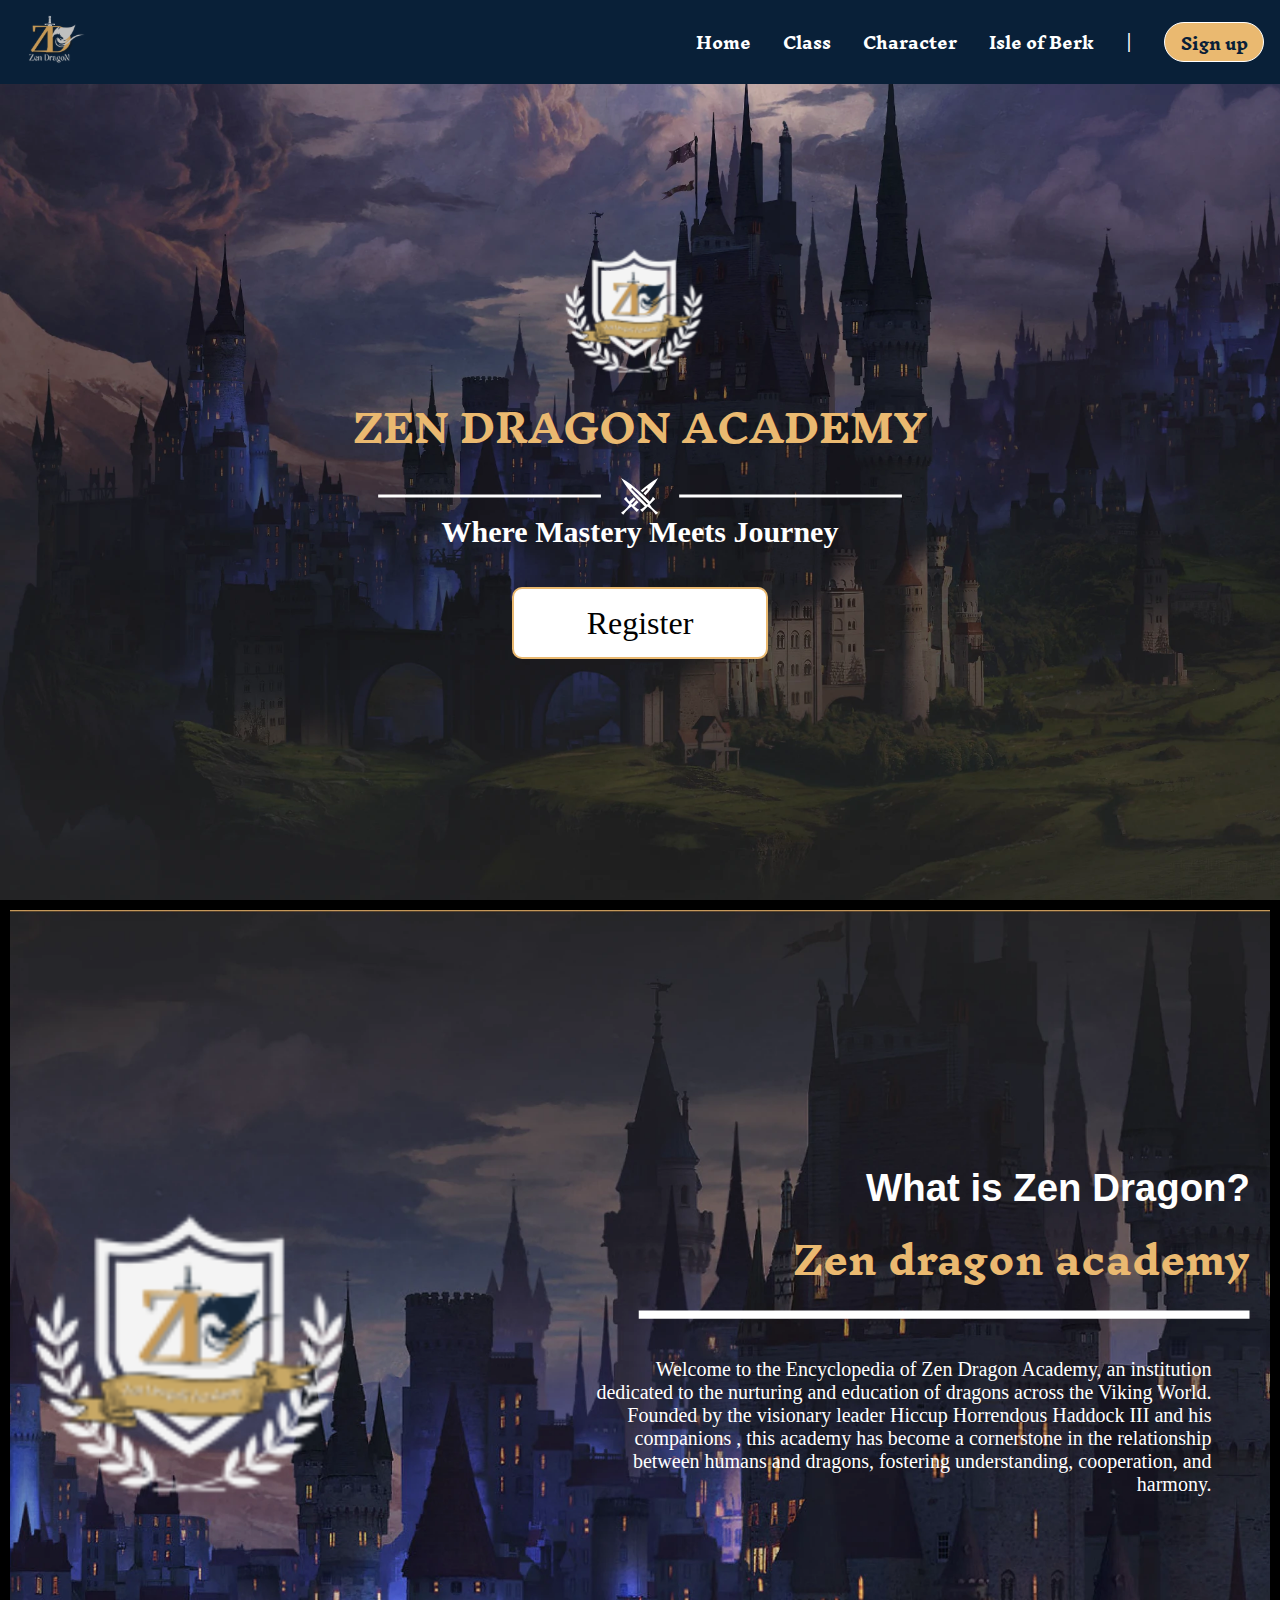
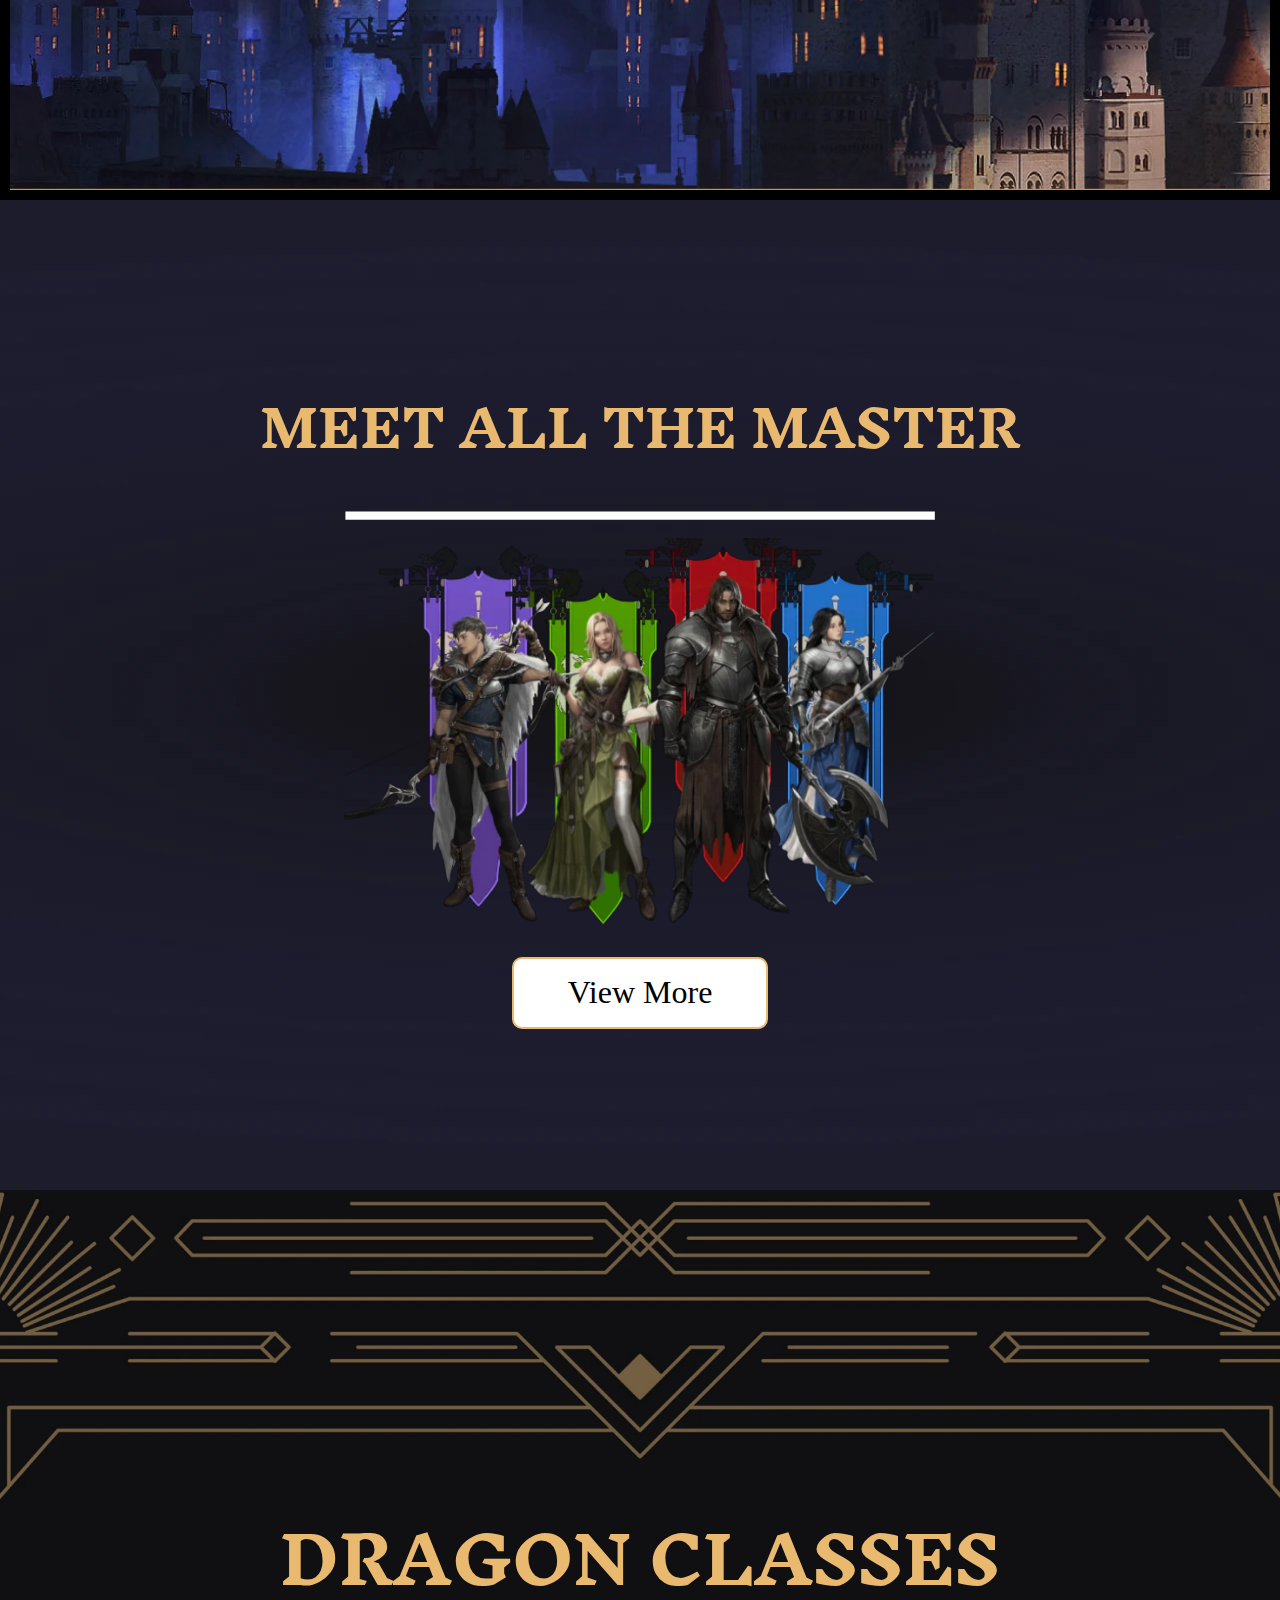
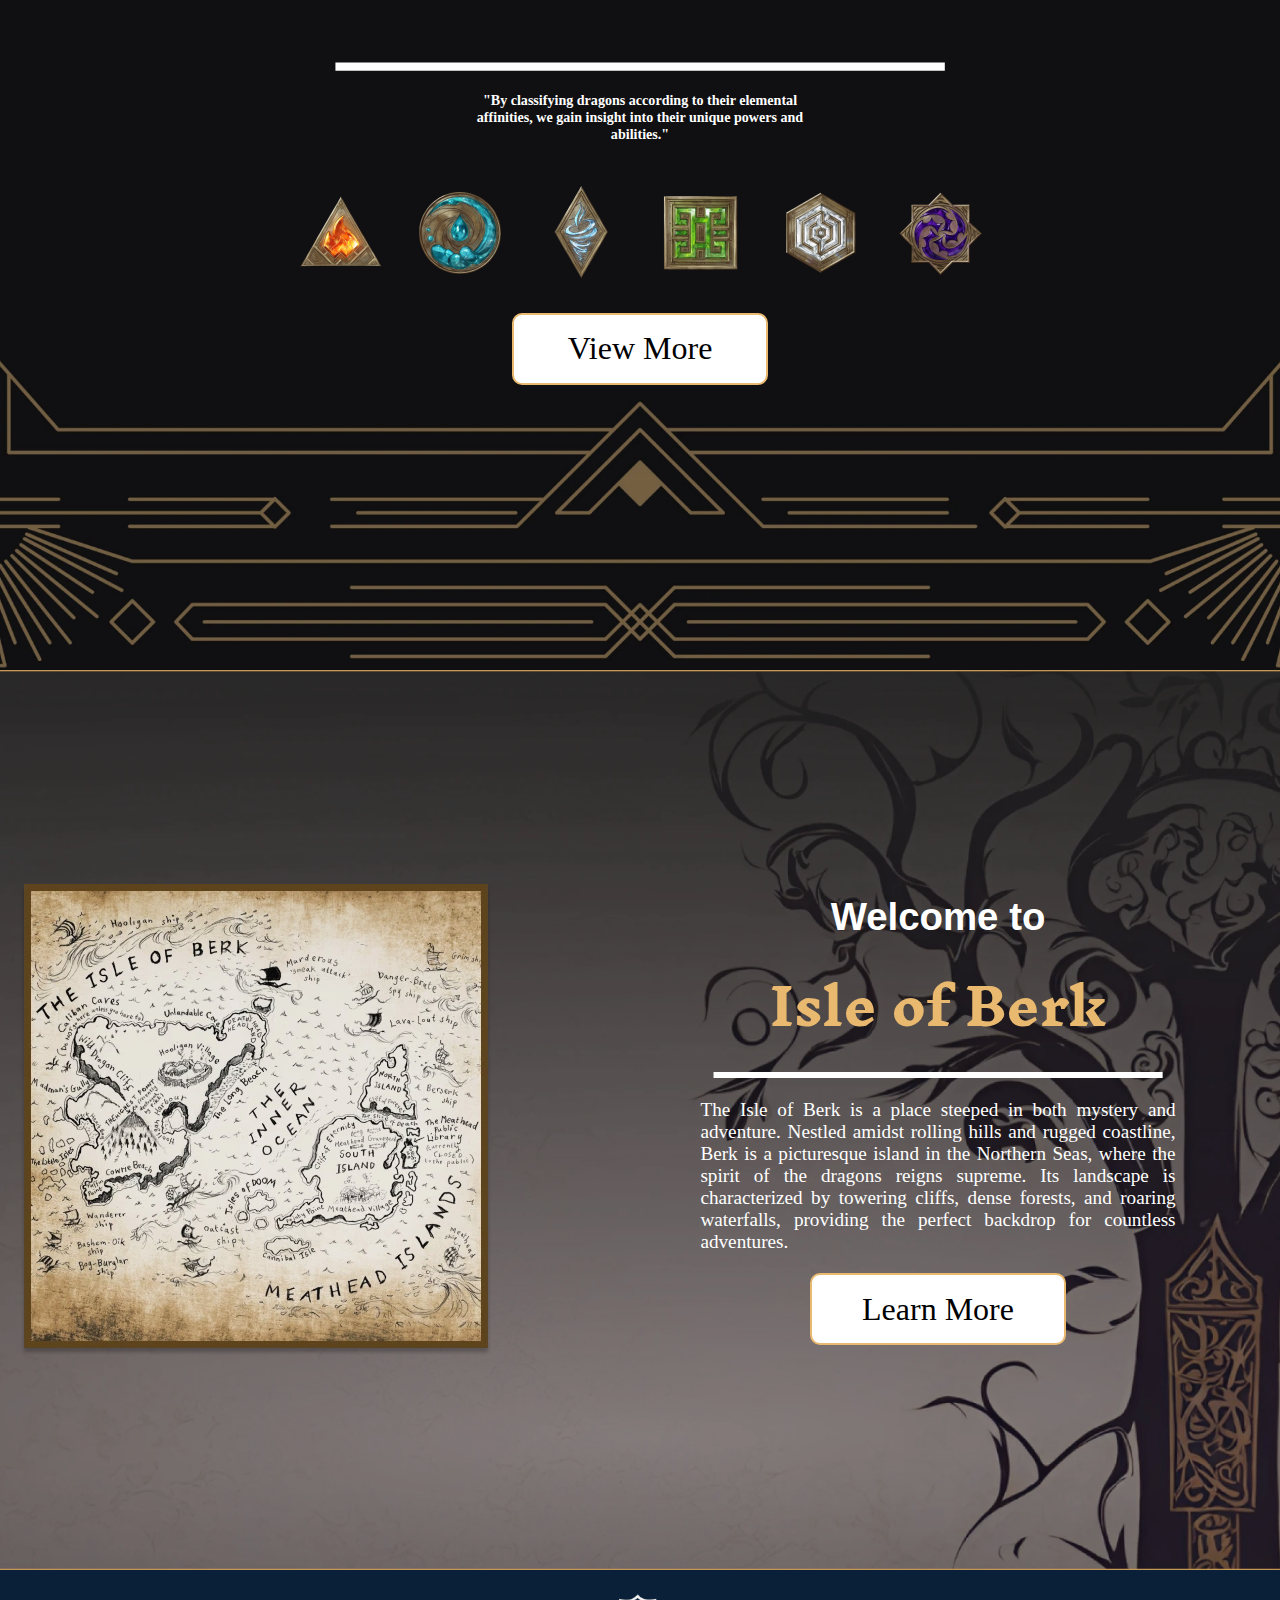
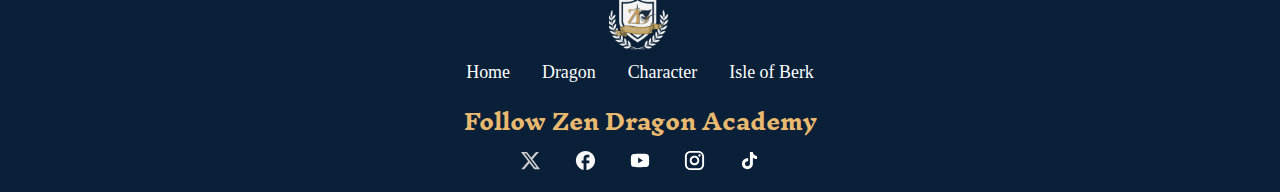
<file: zendragon1-main/index.html>
<!DOCTYPE html>
<html lang="en">
<head>
    <meta charset="UTF-8">
    <meta name="viewport" content="width=device-width, initial-scale=1.0">
    <title>Main page</title>
    <link rel="stylesheet" href="style.css">
</head>
<body>
    <nav>
        <div class="logo">
            <img src="./asset/logo_navbar.svg" alt="Zen-Dragon-logo" />
        </div>
        <div id="menu-icon" class="menu-icon">
            <img src="./asset/bar.svg">
        </div>
        <ul id="menu-list" class="hidden">
            <li>
                <a href="#">Home</a>
            </li>
            <li>
                <a href="./class/dragon.html">Class</a>
            </li>
            <li>
                <a href="./character/index.html">Character</a>
            </li>
            <li>
                <a href="./isle/index.html">Isle of Berk</a>
            </li>
            <div class="pembatas">
                <li><a>|</a></li>
            </div>
            <div class="sign-up" id="sign-up">
                <li>
                <a href="./register/register.html">Sign up</a>
                </li>
            </div>
        </ul>
    </nav>
    <main>
        <div class="container1">
            <img src="./asset/logo_main.svg" alt="" class="img-main">
            <h1 class="h1-main">ZEN DRAGON ACADEMY</h1>
            <div class="gambar-garis">
                <img src="./asset/Line_3.svg" alt="" class="img-garis">
                <img src="./asset/Vector.svg" alt="" class="img-pedang">
                <img src="./asset/Line_3.svg" alt="" class="img-garis">
            </div>
            <h3 class="h3-main">Where Mastery Meets Journey</h3>
            <a href="./register/register.html" class="a-character">Register</a>
        </div>  
        
        <div class="container2">
            <img src="./asset/logo_main.svg" alt="" class="img-container2">
            <div class="container-text">
                <h2 class="h2-page2">What is Zen Dragon?</h2>
                <h1 class="h1-page2">Zen dragon academy</h1>
                <img src="./asset/Line_3.svg" alt="" class="img-page2">
                <p class="p-page2">Welcome to the Encyclopedia of Zen Dragon Academy, an institution dedicated to the nurturing and education of dragons across the Viking World. Founded by the visionary leader Hiccup Horrendous Haddock III and his companions , this academy has become a cornerstone in the relationship between humans and dragons, fostering understanding, cooperation, and harmony.</p>
            </div>
        </div>

        <div class="container3">
            <h1 class="h1-page3">MEET ALL THE MASTER</h1>
            <img src="./asset/Line_3.svg" alt="" class="img-page3">
            <img src="./asset/char.png" alt="" class="img-character">
            <a href="./character/index.html" class="a-character">View More</a>
        </div>

        <div class="container4">
            <h1 class="h1-page4">DRAGON CLASSES</h1>
            <img src="./asset/Line_3.svg" alt="" class="img-page4">
            <h3 class="h3-page4">"By classifying dragons according to their elemental affinities, we gain insight into their unique powers and abilities."</h3>
            <div class="element">
                <img src="./asset/fire_element.webp" alt="" class="img-element">
                <img src="./asset/water_element.webp" alt="" class="img-element">
                <img src="./asset/air_element.webp" alt="" class="img-element">
                <img src="./asset/earth_element.webp" alt="" class="img-element">
                <img src="./asset/light_element.webp" alt="" class="img-element">
                <img src="./asset/dark_element.webp" alt="" class="img-element">
            </div>
            <a href="./class/dragon.html" class="a-character">View More</a>
        </div>

        <div class="container5">
            <img src="./asset/map.webp" alt="" class="img-map">
            <div class="container-text5">
                <h2 class="h2-page5">Welcome to</h2>
                <h1 class="h1-page5">Isle of Berk</h1>
                <img src="./asset/Line_3.svg" alt="" class="img-page2">
                <p class="p-page5">The Isle of Berk is a place steeped in both mystery and adventure. Nestled amidst rolling hills and rugged coastline, Berk is a picturesque island in the Northern Seas, where the spirit of the dragons reigns supreme. Its landscape is characterized by towering cliffs, dense forests, and roaring waterfalls, providing the perfect backdrop for countless adventures.</p>
                <a href="./isle/index.html" class="a-character">Learn More</a>
            </div>
        </div>
    </main>
    <footer>
        <img src="./asset/logo_footer.svg" alt="" class="logo-footer">
        <ul class="ul-footer">
            <li class="li-footer">
                <a href="" class="a-footer">Home</a>
            </li>
            <li class="li-footer">
                <a href="./class/dragon.html" class="a-footer">Dragon</a>
            </li>
            <li class="li-footer">
                <a href="./character/index.html" class="a-footer">Character</a>
            </li>
            <li class="li-footer">
                <a href="./isle/index.html" class="a-footer">Isle of Berk</a>
            </li>
        </ul>
        <h1 class="h1-footer">Follow Zen Dragon Academy</h1>
        <div class="container-sosmed">
            <img src="./asset/x.svg" alt="" class="img-sosmed">
            <img src="./asset/facebook.svg" alt="" class="img-sosmed">
            <img src="./asset/youtube.svg" alt="" class="img-sosmed">
            <img src="./asset/instagram.svg" alt="" class="img-sosmed">
            <img src="./asset/tiktok.svg" alt="" class="img-sosmed">
        </div>
    </footer>
    <script src="apps.js"></script>
</body>
</html>
</file>
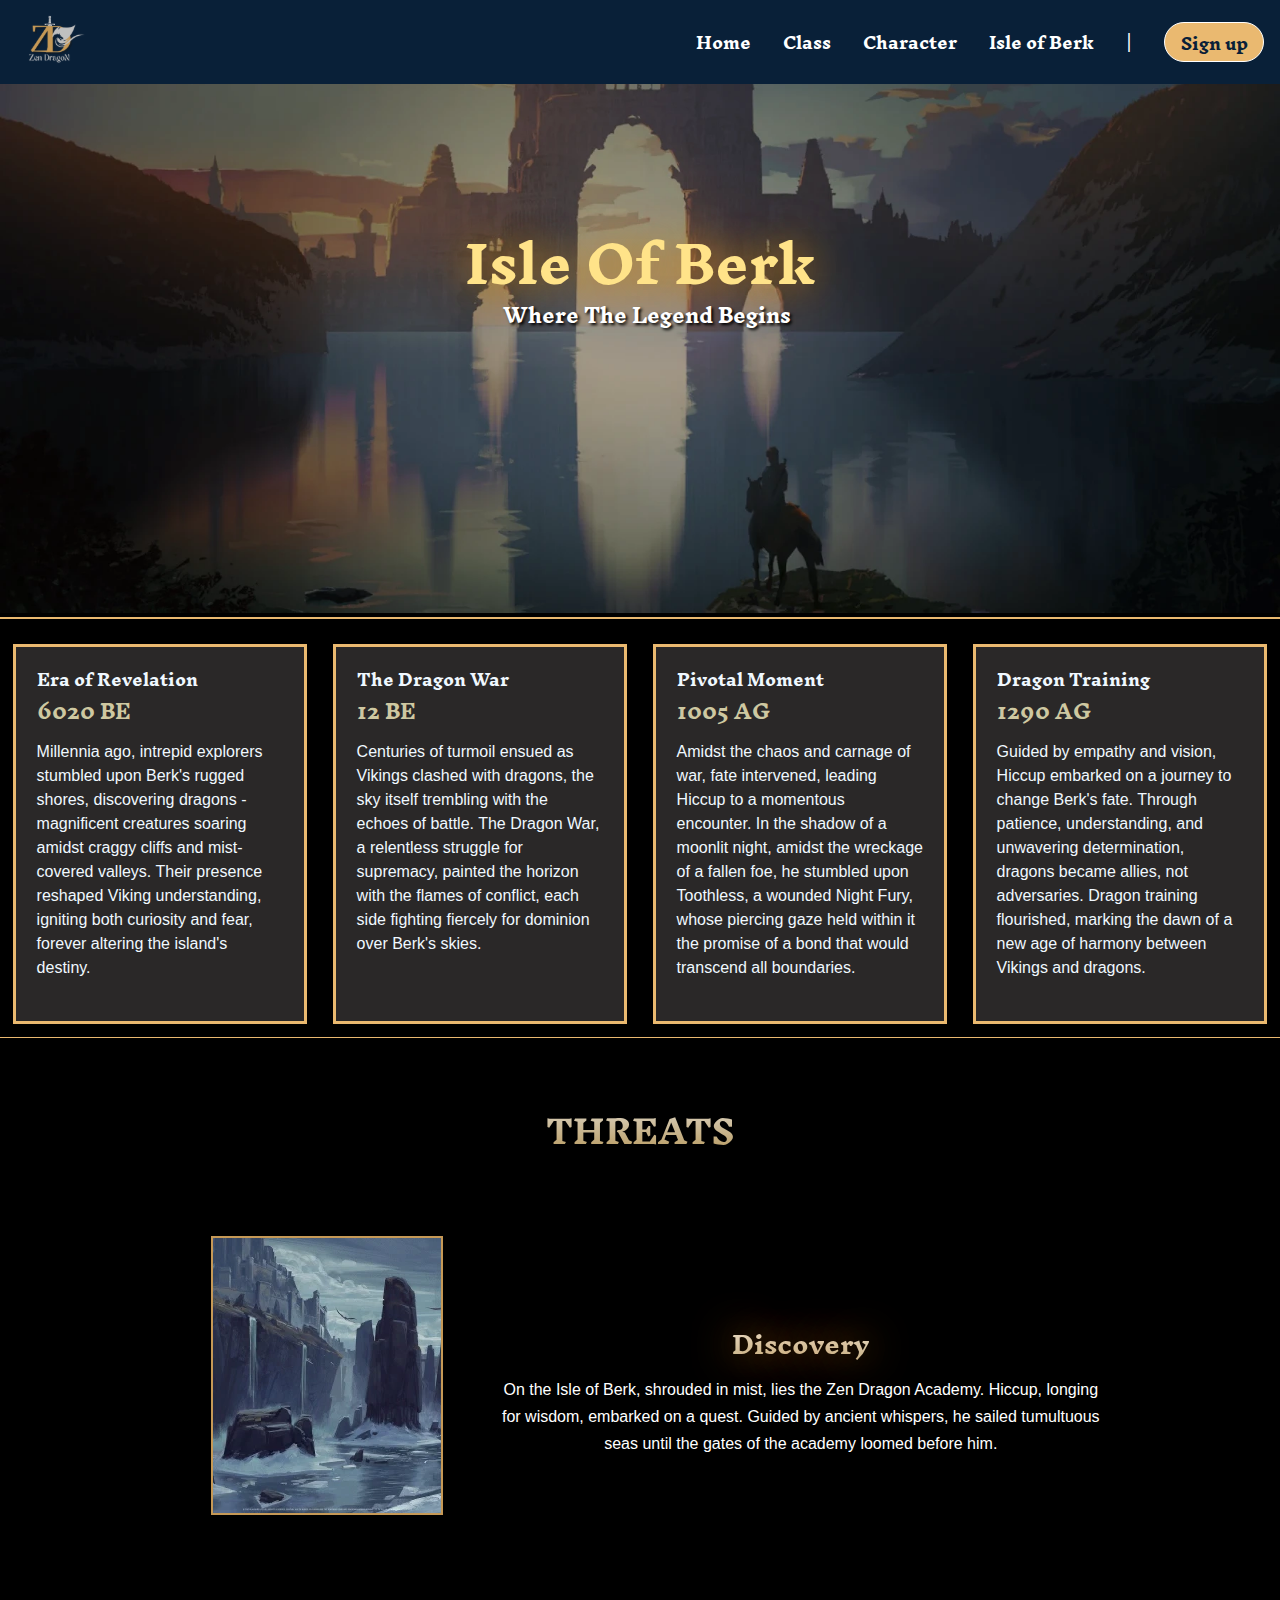
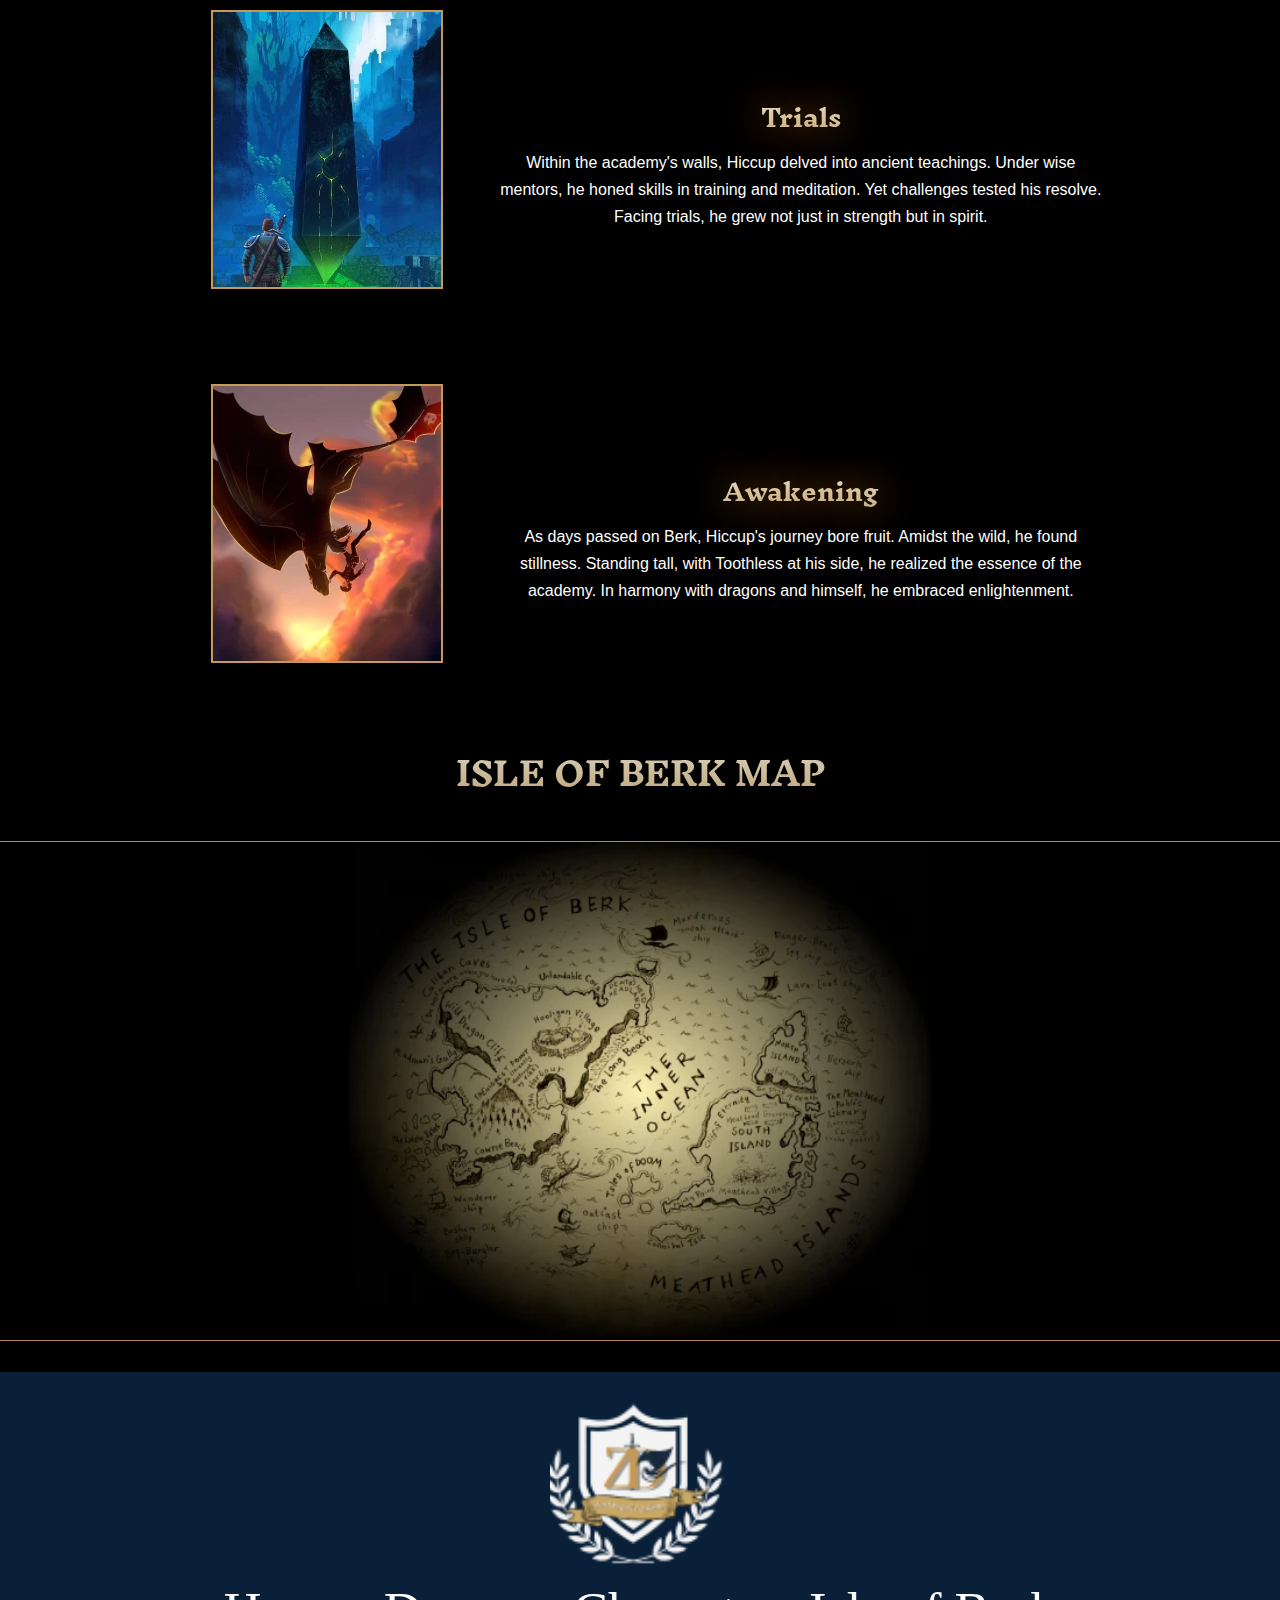
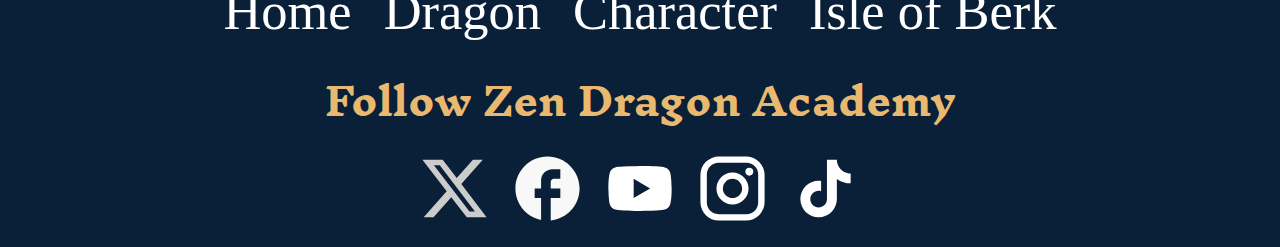
<file: zendragon1-main/isle/index.html>
<!DOCTYPE html>
<html lang="en">
  <head>
    <meta charset="UTF-8" />
    <meta http-equiv="X-UA-Compatible" content="IE=edge" />
    <meta name="viewport" content="width=device-width, initial-scale=1.0" />
    <title>Navbar 1</title>
    <link rel="stylesheet" href="style.css" />
  </head>
  <body>
    <main>
    <nav>
      <div class="logo">
        <img src="../asset/logo_navbar.svg" alt="Zen-Dragon-logo"/>
      </div>
      <div id="menu-icon" class="menu-icon">
        <img src="../asset/bar.svg">
      </div>
      <ul id="menu-list" class="hidden">
        <li>
          <a href="../main_page/main_page.html">Home</a>
        </li>
        <li>
          <a href="../class/dragon.html">Class</a>
        </li>
        <li>
          <a href="../character/index.html">Character</a>
        </li>
        <li>
          <a href="#">Isle of Berk</a>
        </li>
        <div class="pembatas">
          <li><a>|</a></li>
        </div>
        <div class="sign-up" id="sign-up">
          <li>
            <a href="../register/register.html">Sign up</a>
          </li>
        </div>
      </ul>
    </nav>
    <div class="container-tittle">
      <img src="../asset/back_isle.webp" id="title-pulau">
      <div class="container-text" id="glow">
        <h1>Isle of berk</h1>
        <p>Where The Legend Begins</p>
      </div>
    </div>
    <div class="wrapper">
      <div class="item">
        <h2>Era of Revelation</h2>
        <h3>6020 BE</h3>
        <p>Millennia ago, intrepid explorers stumbled upon Berk's rugged shores, discovering dragons - magnificent creatures soaring amidst craggy cliffs and mist-covered valleys. Their presence reshaped Viking understanding, igniting both curiosity and fear, forever altering the island's destiny.</p>
      </div>
      <div class="item">
        <h2>The Dragon War</h2>
        <h3>12 BE</h3>
        <p>Centuries of turmoil ensued as Vikings clashed with dragons, the sky itself trembling with the echoes of battle. The Dragon War, a relentless struggle for supremacy, painted the horizon with the flames of conflict, each side fighting fiercely for dominion over Berk's skies.</p>
      </div>
      <div class="item">
        <h2>Pivotal Moment</h2>
        <h3>1005 AG</h3>
        <p>Amidst the chaos and carnage of war, fate intervened, leading Hiccup to a momentous encounter. In the shadow of a moonlit night, amidst the wreckage of a fallen foe, he stumbled upon Toothless, a wounded Night Fury, whose piercing gaze held within it the promise of a bond that would transcend all boundaries.</p>
      </div>
      <div class="item">
        <h2>Dragon Training</h2>
        <h3>1290 AG</h3>
        <p>Guided by empathy and vision, Hiccup embarked on a journey to change Berk's fate. Through patience, understanding, and unwavering determination, dragons became allies, not adversaries. Dragon training flourished, marking the dawn of a new age of harmony between Vikings and dragons.</p>
      </div>
    </div>
    <div class="judul-threat">
      <h1>Threats</h1>
      <div class="threat-wrapper">
        <div class="item-2">
          <img src="../asset/threat1.webp">
          <div class="text-threat">
            <div class="title-h2">
              <h2>Discovery</h2>
            </div>
            <p>
              On the Isle of Berk, shrouded in mist, lies the Zen Dragon Academy. Hiccup, longing for wisdom, embarked on a quest. Guided by ancient whispers, he sailed tumultuous seas until the gates of the academy loomed before him.
            </p>
          </div>
        </div>
        <div class="item-2">
          <img src="../asset/threat2.webp">
          <div class="text-threat">
            <div class="title-h2">
              <h2>Trials</h2>
            </div>
            <p>
              Within the academy's walls, Hiccup delved into ancient teachings. Under wise mentors, he honed skills in training and meditation. Yet challenges tested his resolve. Facing trials, he grew not just in strength but in spirit.
            </p>
          </div>
        </div>
        <div class="item-2">
          <img src="../asset/threat3.webp">
          <div class="text-threat">
            <div class="title-h2">
              <h2>Awakening</h2>
            </div>
            <p>
              As days passed on Berk, Hiccup's journey bore fruit. Amidst the wild, he found stillness. Standing tall, with Toothless at his side, he realized the essence of the academy. In harmony with dragons and himself, he embraced enlightenment.
            </p>
          </div>
        </div>
      </div>
    </div>
    <div class="map-container">
      <div class="map-title">
        <h1>
          Isle Of Berk Map
        </h1>
      </div>
      <div class="map-img">
        <img src="../asset/map_isle.webp">
      </div>
    </div>
  </main>
    <footer>
        <img src="../asset/logo_footer.svg" alt="" class="logo-footer">
        <ul class="ul-footer">
            <li class="li-footer">
                <a href="../main_page/main_page.html" class="a-footer">Home</a>
            </li>
            <li class="li-footer">
                <a href="../class/dragon.html" class="a-footer">Dragon</a>
            </li>
            <li class="li-footer">
                <a href="../character/index.html" class="a-footer">Character</a>
            </li>
            <li class="li-footer">
                <a href="../isle/index.html" class="a-footer">Isle of Berk</a>
            </li>
        </ul>
        <h1 class="h1-footer">Follow Zen Dragon Academy</h1>
        <div class="container-sosmed">
            <img src="../asset/x.svg" alt="" class="img-sosmed">
            <img src="../asset/facebook.svg" alt="" class="img-sosmed">
            <img src="../asset/youtube.svg" alt="" class="img-sosmed">
            <img src="../asset/instagram.svg" alt="" class="img-sosmed">
            <img src="../asset/tiktok.svg" alt="" class="img-sosmed">
        </div>
    </footer>
    <script src="script.js"></script> 
  </body>
</html>
</file>
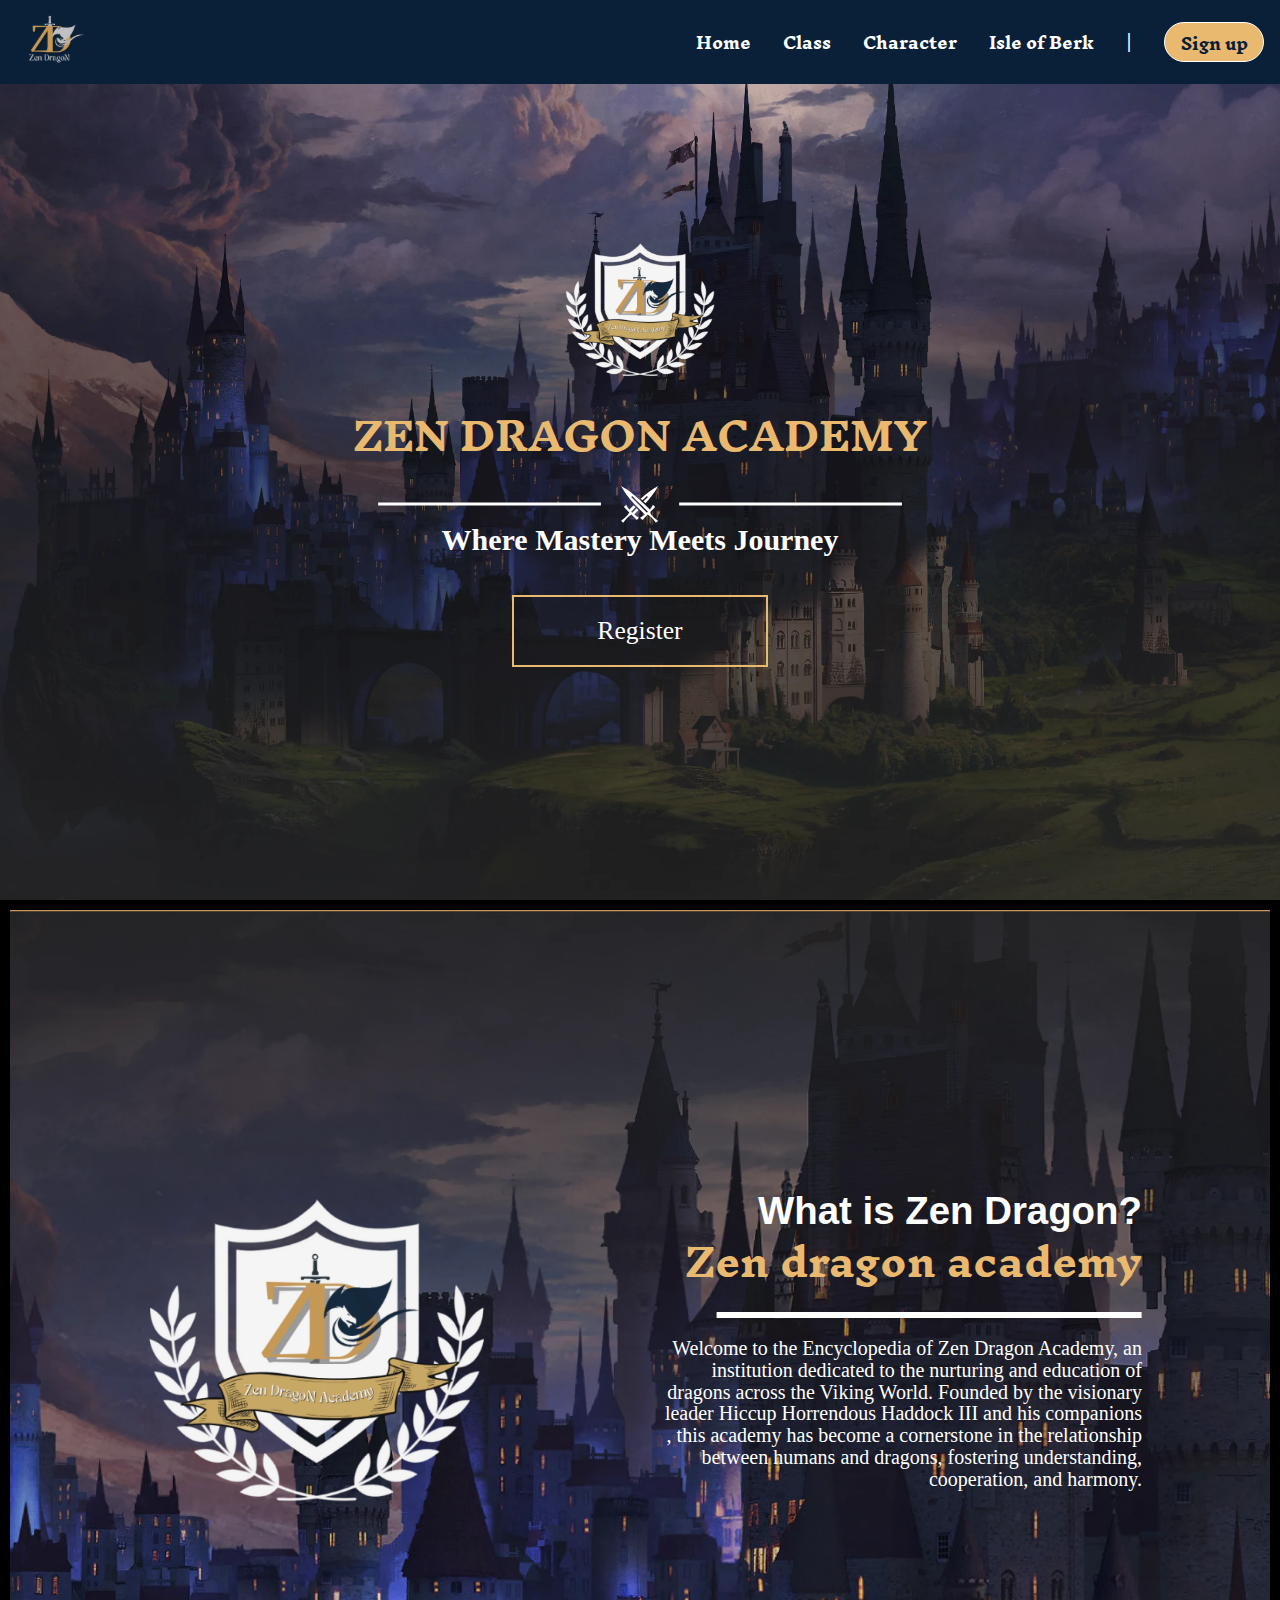
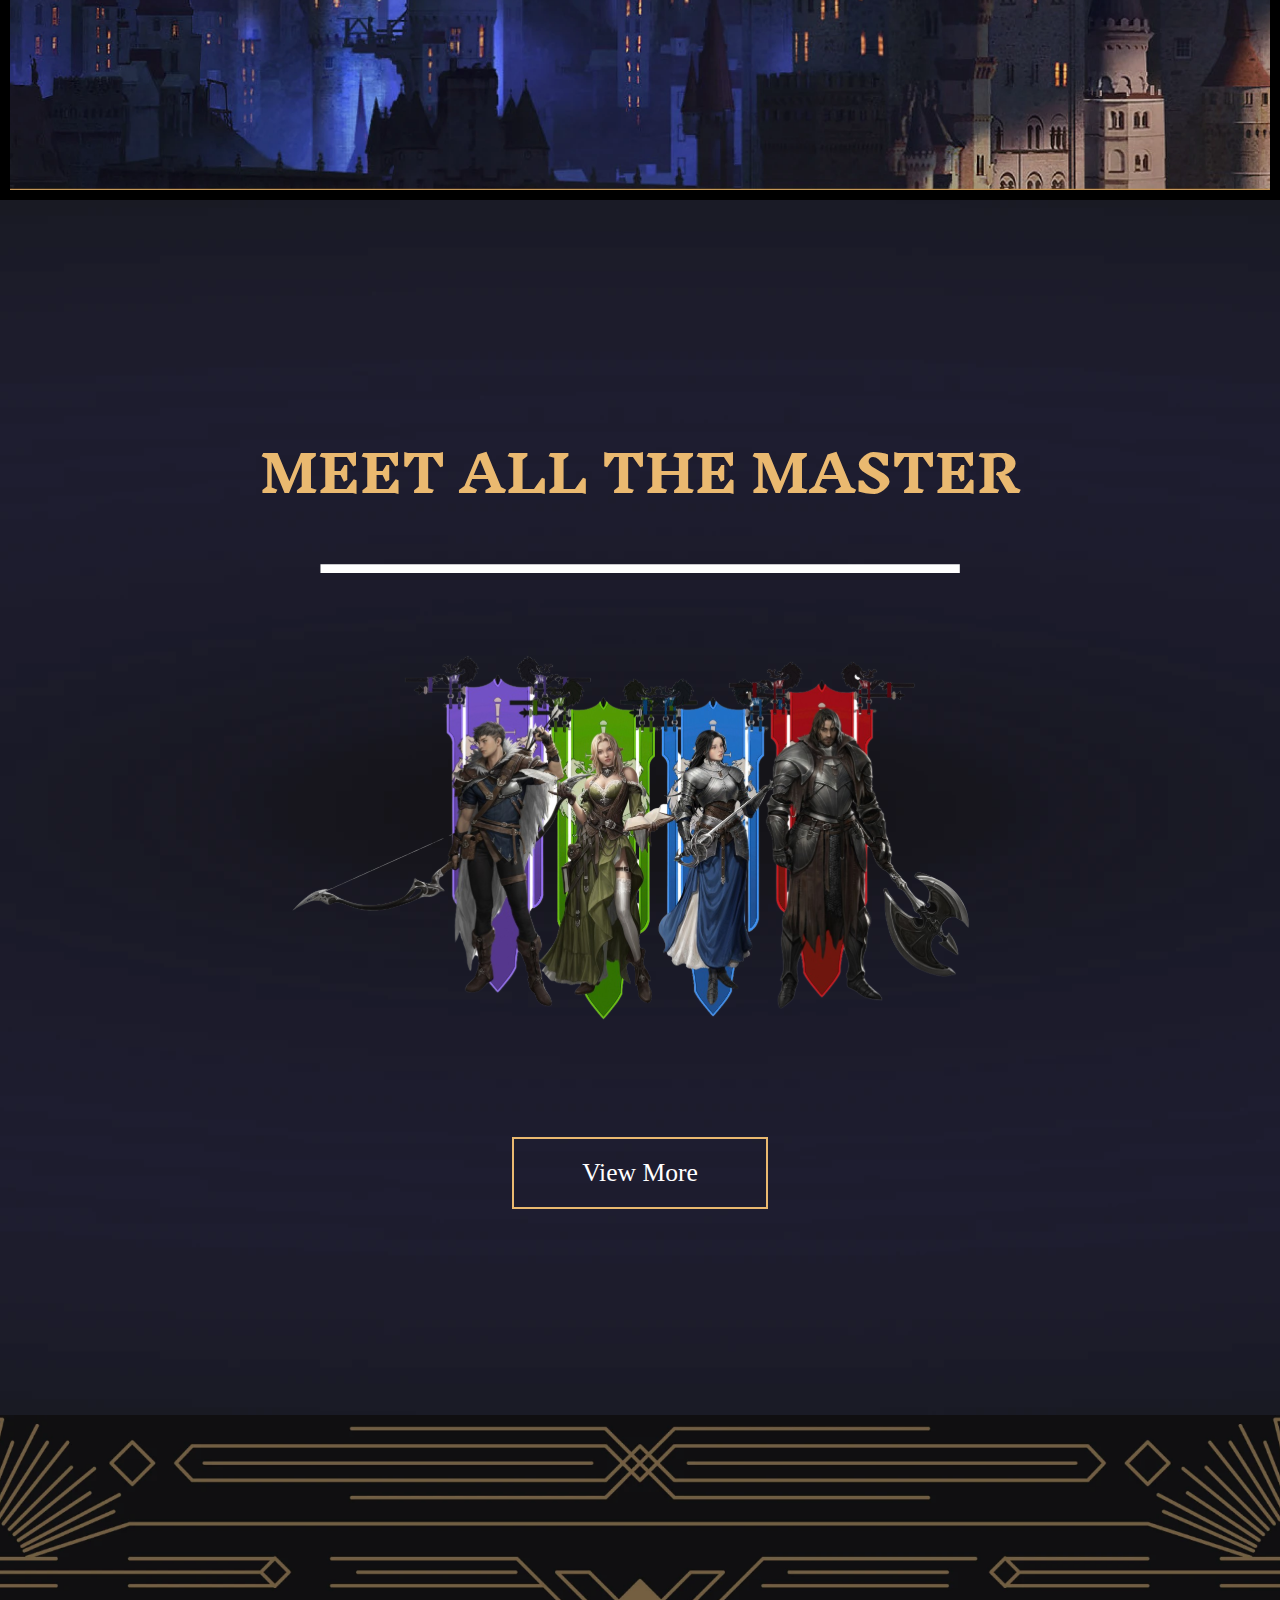
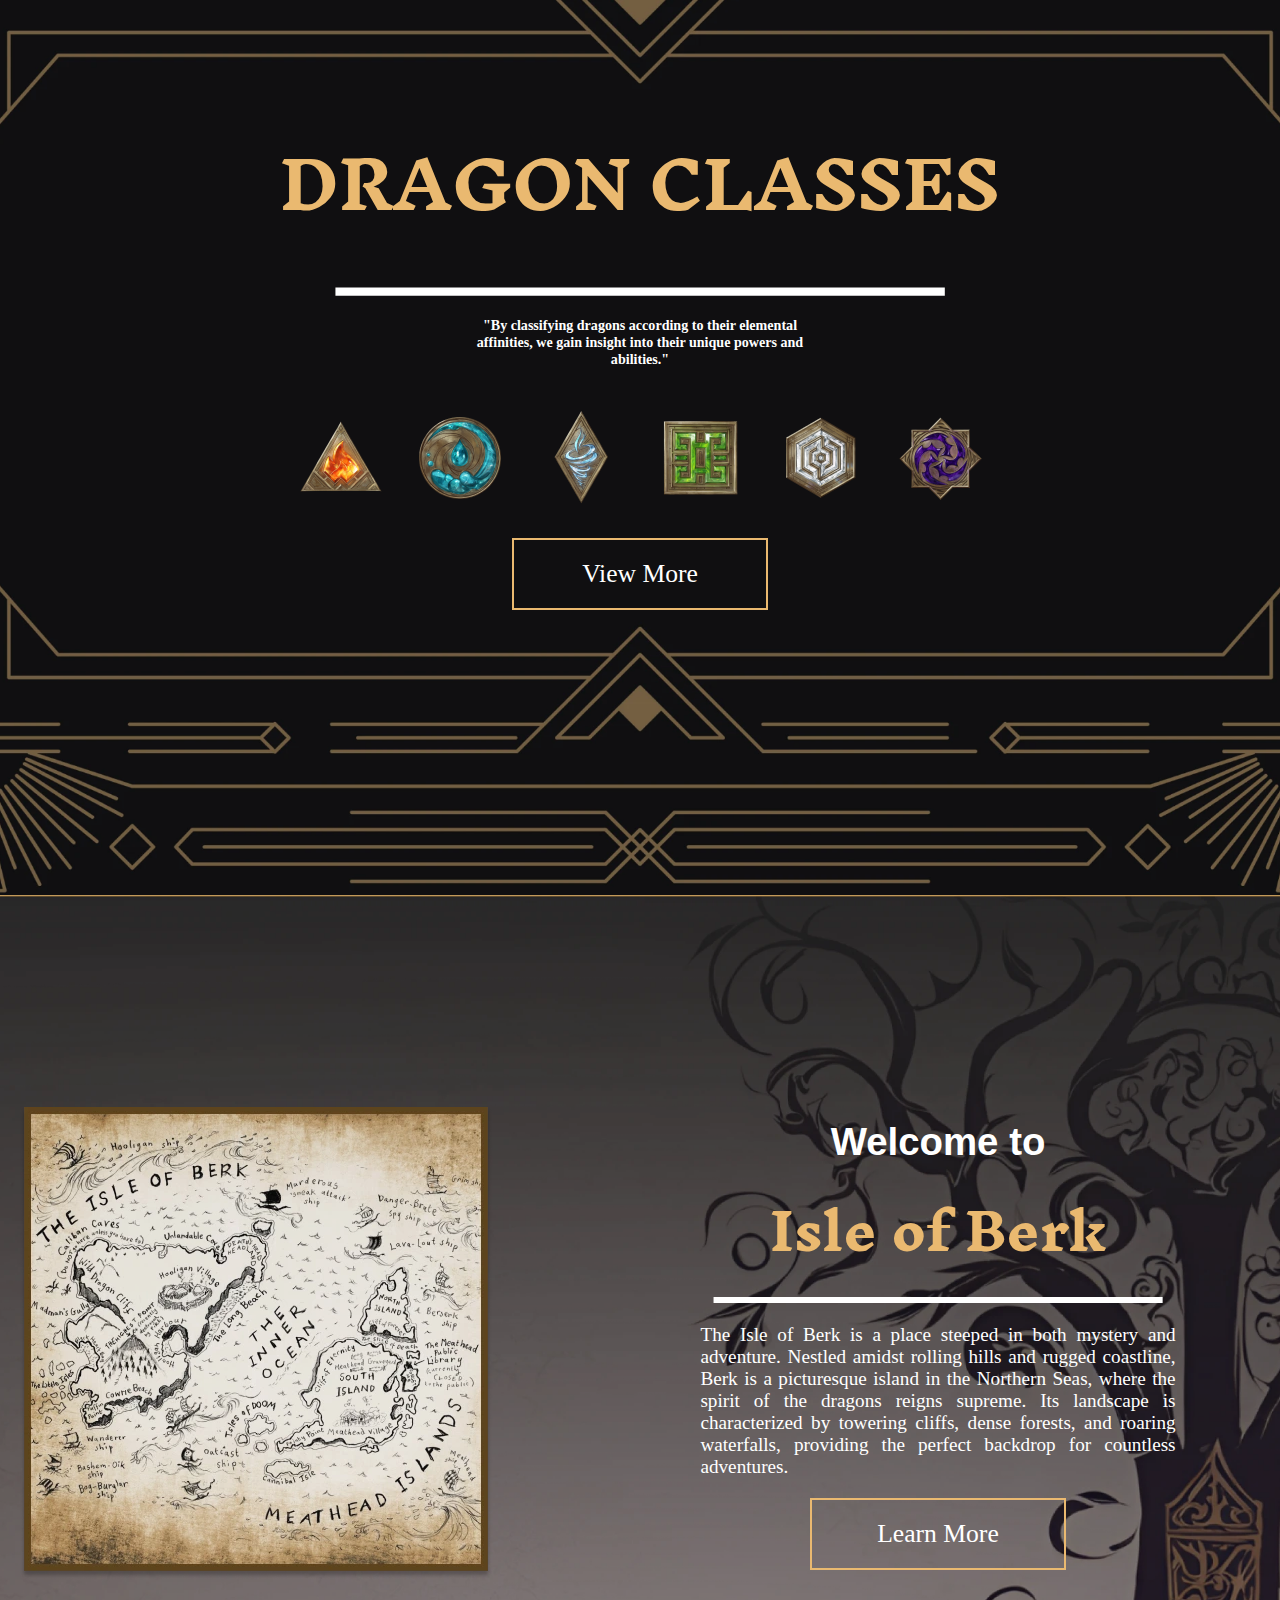
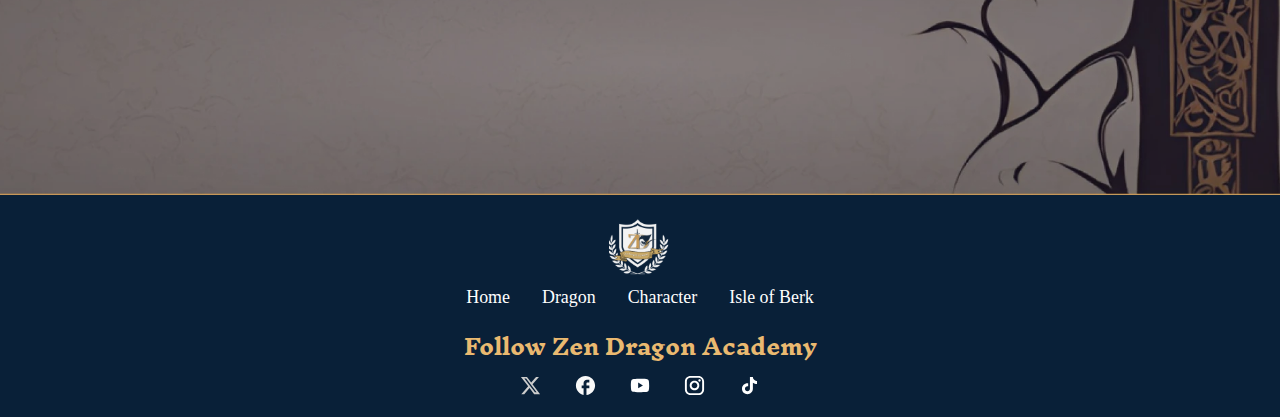
<file: zendragon1-main/main_page/main_page.html>
<!DOCTYPE html>
<html lang="en">
<head>
    <meta charset="UTF-8">
    <meta name="viewport" content="width=device-width, initial-scale=1.0">
    <title>Main page</title>
    <link rel="stylesheet" href="style.css">
</head>
<body>
    <nav>
        <div class="logo">
            <img src="../asset/logo_navbar.svg" alt="Zen-Dragon-logo" />
        </div>
        <div id="menu-icon" class="menu-icon">
            <img src="../asset/bar.svg">
        </div>
        <ul id="menu-list" class="hidden">
            <li>
                <a href="#">Home</a>
            </li>
            <li>
                <a href="../class/dragon.html">Class</a>
            </li>
            <li>
                <a href="../character/index.html">Character</a>
            </li>
            <li>
                <a href="../isle/index.html">Isle of Berk</a>
            </li>
            <div class="pembatas">
                <li><a>|</a></li>
            </div>
            <div class="sign-up" id="sign-up">
                <li>
                <a href="../register/register.html">Sign up</a>
                </li>
            </div>
        </ul>
    </nav>
    <main>
        <div class="container1">
            <img src="../asset/logo.webp" alt="" class="img-main">
            <h1 class="h1-main">ZEN DRAGON ACADEMY</h1>
            <div class="gambar-garis">
                <img src="../asset/Line_3.svg" alt="" class="img-garis">
                <img src="../asset/Vector.svg" alt="" class="img-pedang">
                <img src="../asset/Line_3.svg" alt="" class="img-garis">
            </div>
            <h3 class="h3-main">Where Mastery Meets Journey</h3>
            <a href="../register/register.html" class="a-character">Register</a>
        </div>  
        
        <div class="container2">
            <div class="container-img">
                <img src="../asset/logo.webp" alt="" class="img-container2">
            </div>
            <div class="container-text">
                <h2 class="h2-page2">What is Zen Dragon?</h2>
                <h1 class="h1-page2">Zen dragon academy</h1>
                <img src="../asset/Line_3.svg" alt="" class="img-page2">
                <p class="p-page2">Welcome to the Encyclopedia of Zen Dragon Academy, an institution dedicated to the nurturing and education of dragons across the Viking World. Founded by the visionary leader Hiccup Horrendous Haddock III and his companions , this academy has become a cornerstone in the relationship between humans and dragons, fostering understanding, cooperation, and harmony.</p>
            </div>
        </div>

        <div class="container3">
            <h1 class="h1-page3">MEET ALL THE MASTER</h1>
            <img src="../asset/Line_3.svg" alt="" class="img-page3">
            <img src="../asset/karaaker.svg" alt="" class="img-character">
            <a href="../character/index.html" class="a-character">View More</a>
        </div>

        <div class="container4">
            <h1 class="h1-page4">DRAGON CLASSES</h1>
            <img src="../asset/Line_3.svg" alt="" class="img-page4">
            <h3 class="h3-page4">"By classifying dragons according to their elemental affinities, we gain insight into their unique powers and abilities."</h3>
            <div class="element">
                <img src="../asset/fire_element.webp" alt="" class="img-element">
                <img src="../asset/water_element.webp" alt="" class="img-element">
                <img src="../asset/air_element.webp" alt="" class="img-element">
                <img src="../asset/earth_element.webp" alt="" class="img-element">
                <img src="../asset/light_element.webp" alt="" class="img-element">
                <img src="../asset/dark_element.webp" alt="" class="img-element">
            </div>
            <a href="../class/dragon.html" class="a-character">View More</a>
        </div>

        <div class="container5">
            <div class="map">
                <img src="../asset/map.webp" alt="" class="img-map">
            </div>
            <div class="container-text5">
                <h2 class="h2-page5">Welcome to</h2>
                <h1 class="h1-page5">Isle of Berk</h1>
                <img src="../asset/Line_3.svg" alt="" class="img-page2">
                <p class="p-page5">The Isle of Berk is a place steeped in both mystery and adventure. Nestled amidst rolling hills and rugged coastline, Berk is a picturesque island in the Northern Seas, where the spirit of the dragons reigns supreme. Its landscape is characterized by towering cliffs, dense forests, and roaring waterfalls, providing the perfect backdrop for countless adventures.</p>
                <a href="../isle/index.html" class="a-character">Learn More</a>
            </div>
        </div>
    </main>
    <footer>
        <img src="../asset/logo_footer.svg" alt="" class="logo-footer">
        <ul class="ul-footer">
            <li class="li-footer">
                <a href="" class="a-footer">Home</a>
            </li>
            <li class="li-footer">
                <a href="../class/dragon.html" class="a-footer">Dragon</a>
            </li>
            <li class="li-footer">
                <a href="../character/index.html" class="a-footer">Character</a>
            </li>
            <li class="li-footer">
                <a href="../isle/index.html" class="a-footer">Isle of Berk</a>
            </li>
        </ul>
        <h1 class="h1-footer">Follow Zen Dragon Academy</h1>
        <div class="container-sosmed">
            <img src="../asset/x.svg" alt="" class="img-sosmed">
            <img src="../asset/facebook.svg" alt="" class="img-sosmed">
            <img src="../asset/youtube.svg" alt="" class="img-sosmed">
            <img src="../asset/instagram.svg" alt="" class="img-sosmed">
            <img src="../asset/tiktok.svg" alt="" class="img-sosmed">
        </div>
    </footer>
    <script src="apps.js"></script>
</body>
</html>
</file>
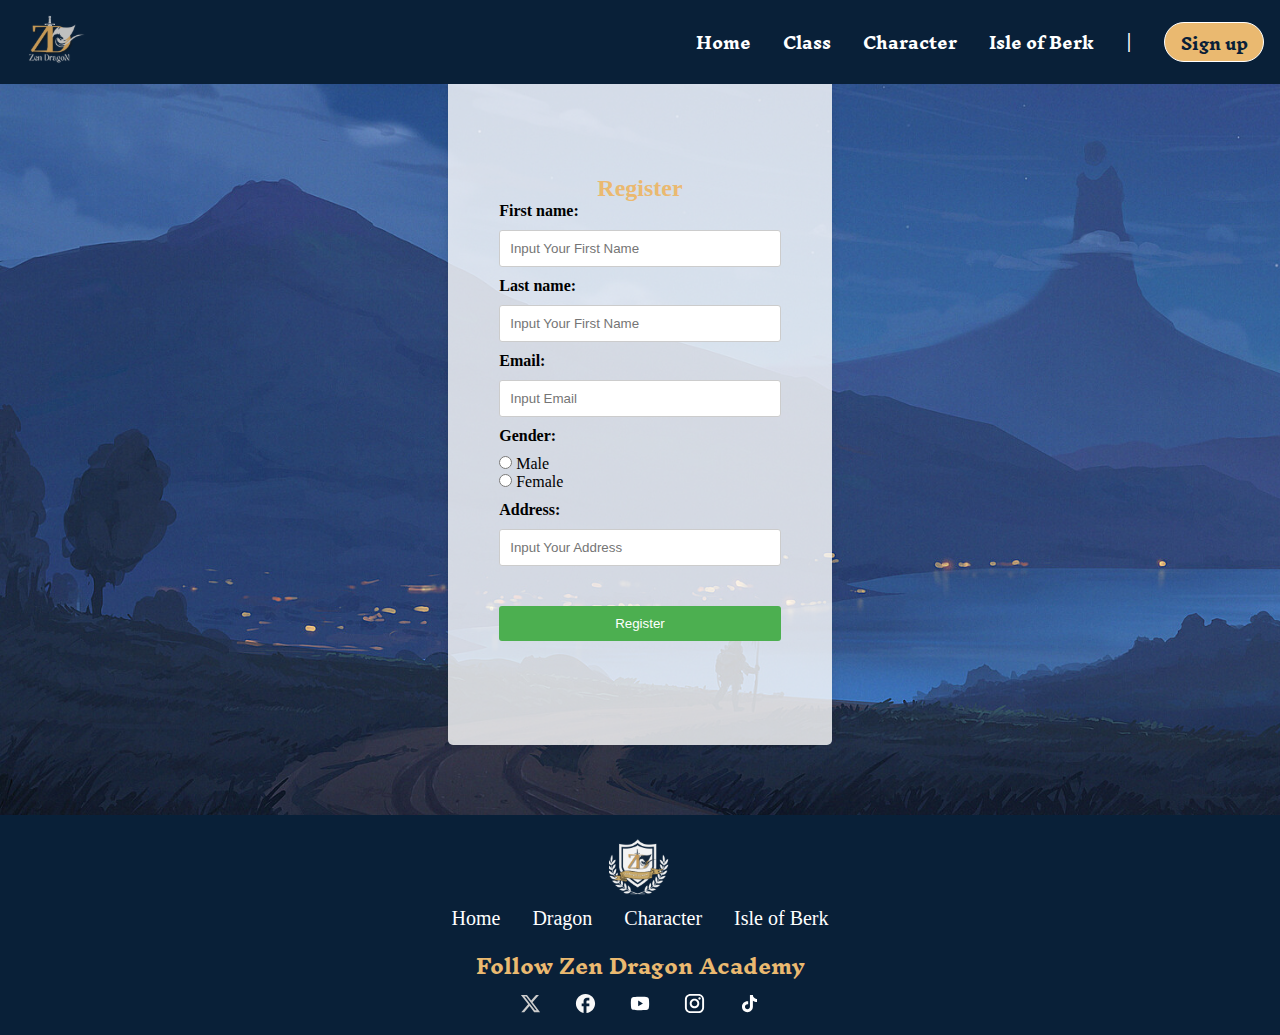
<file: zendragon1-main/register/register.html>
<!DOCTYPE html>
<html lang="en">
<head>
    <meta charset="UTF-8">
    <meta name="viewport" content="width=device-width, initial-scale=1.0">
    <title>Register Page</title>
    <link rel="stylesheet" href="style.css">
    <script src="apps.js" defer></script>
    <!-- <link rel="stylesheet" href="/CSS/style.css"> -->
</head>
<body>
    <nav>
        <div class="logo">
            <img src="../asset/logo_navbar.svg" alt="Zen-Dragon-logo" />
        </div>
        <div id="menu-icon" class="menu-icon">
            <img src="../asset/bar.svg">
        </div>
        <ul id="menu-list" class="hidden">
            <li>
                <a href="../main_page/main_page.html">Home</a>
            </li>
            <li>
                <a href="../class/dragon.html">Class</a>
            </li>
            <li>
                <a href="../character/index.html">Character</a>
            </li>
            <li>
                <a href="../isle/index.html">Isle of Berk</a>
            </li>
            <div class="pembatas">
                <li><a>|</a></li>
            </div>
            <div class="sign-up" id="sign-up">
                <li>
                <a href="#">Sign up</a>
                </li>
            </div>
        </ul>
    </nav>
    <main>
        <div class="container">
            <h2>Register</h2>
            <form id="register-form">
                <label class="title" for="first-name">First name:</label>
                <input type="text" id="first-name" name="username" placeholder="Input Your First Name" autocomplete="off">
                
                <label class="title" for="last-name">Last name:</label>
                <input type="text" id="last-name" name="username" placeholder="Input Your First Name" autocomplete="off">

                <label class="title" for="email">Email:</label>
                <input type="text" id="email" name="email" placeholder="Input Email" autocomplete="off">

                <label class="title">Gender:</label>
                <div>
                <div>
                    <input type="radio" name="gender" id="male" value="male">
                    <label for="male">Male</label>
                </div>
                <div>
                    <input type="radio" name="gender" id="female" value="female">
                    <label for="female">Female</label>
                </div>
                </div>
                <label class="title" for="address">Address:</label>
                <input type="text" id="address" name="address" placeholder="Input Your Address" autocomplete="off">
                
                <div class="error">
                    <label id="error-txt" ></label>
                </div>
                
                <button type="submit">Register</button>
            </form>
        </div>
    </main>
    <footer>
        <img src="../asset/logo_footer.svg" alt="" class="logo-footer">
        <ul class="ul-footer">
            <li class="li-footer">
                <a href="../main_page/main_page.html" class="a-footer">Home</a>
            </li>
            <li class="li-footer">
                <a href="../class/dragon.html" class="a-footer">Dragon</a>
            </li>
            <li class="li-footer">
                <a href="../character/index.html" class="a-footer">Character</a>
            </li>
            <li class="li-footer">
                <a href="../isle/index.html" class="a-footer">Isle of Berk</a>
            </li>
        </ul>
        <h1 class="h1-footer">Follow Zen Dragon Academy</h1>
        <div class="container-sosmed">
            <img src="../asset/x.svg" alt="" class="img-sosmed">
            <img src="../asset/facebook.svg" alt="" class="img-sosmed">
            <img src="../asset/youtube.svg" alt="" class="img-sosmed">
            <img src="../asset/instagram.svg" alt="" class="img-sosmed">
            <img src="../asset/tiktok.svg" alt="" class="img-sosmed">
        </div>
    </footer>
    <script src="apps.js"></script>
    <script src="../JS/script.js"></script>
</body>
</html>
</file>
<file: zendragon1-main/style.css>
@font-face{
    font-family: 'inknut';
    src: url(./asset/InknutAntiqua-Bold.ttf)format('truetype');
  }
  *,
  html {
    padding: 0;
    margin: 0;
    box-sizing: border-box;
  }
  
  body {
    background-color: #000000;
  }
  
  nav {
    position: absolute;
    top: 0;
    width: 100%;
    /* background-color: #092038; */
    display: flex;
    justify-content: space-between;
    padding: 0rem 1rem;
    height: 20 dvh;
    z-index: 100;
  }
  
  nav:hover{
    background-color: #092038;
    transition: all 0.5s ease;
  }
  nav ul {
    display: flex;
    align-items: center;
    gap: 2rem;
    list-style: none;
  }
  
  nav div img {
    width: 80px;
    justify-content: center;
  }
  
  nav ul li a {
    text-decoration: none;
    font-family: 'inknut',system-ui, -apple-system, BlinkMacSystemFont, 'Segoe UI', Roboto, Oxygen, Ubuntu, Cantarell, 'Open Sans', 'Helvetica Neue', sans-serif;
    color: #ffffff;
    font-weight: 500;
    padding: 8px 0;
    transition: all;
    transition-duration: 300ms;
  }
  nav ul #login:hover{
    border: 3px solid #af8a54;
    border-spacing: 30px;
    border-radius: 20px;
    background-color: rgb(255, 255, 255);
    width: 100px;
    height: 40px;
    color: #cc7c05;
    transition: all;
  }
  
  nav ul #sign-up a{
    color: #092038;
  }
  nav ul #sign-up {
    border: 1.5px solid #ffffff;
    border-radius: 20px;
    background-color: #EAB970;
    width: 100px;
    height: 40px;
    align-content: center;
    text-align: center;
  }
  
  nav ul #sign-up:hover{
    border: 3px solid #ffffff;
    border-spacing: 30px;
    border-radius: 20px;
    background-color: #C69956;
    width: 100px;
    height: 40px;
    transition: all;
  }
  
  nav ul li a:hover {
    color: #EAB970;
    border-bottom: 1px solid #EAB970;
  }
  
  .menu-icon {
    width: 40px;
    display: none;
    margin: 3vw;
  }

main {
  padding-top: 0rem;
}
.container1{
    background-image: url(./asset/back_welcome.webp);
    background-position: center;
    background-size: cover;
    height: 100vh;
    width: 100%;
    display: flex;
    justify-content: center;
    align-items: center;
    flex-direction: column;
}

.gambar-garis{
    display: flex;
    justify-content: center;
    align-items: center;
    gap: 20px;
}

.h1-main{
    color:#EAB970;
    font-family: 'inknut';
    font-size: 3vw;
}

.img-main{
    width: 12%;
}

.h3-main{
    color: white;
    font-size: 30px;
    padding-bottom: 3vw;
}

.container2{
    border: 10px solid black;
    background-position: center;
    display: flex;
    justify-content: center;
    align-items: center;
    height: 100vh;
    width: 100%;
    background-image: url(./asset/back_welcome_2.webp);
    background-size: cover;
    padding:20px;
}

.img-container2{
    width: 100%;
}

.container-text{
    display: flex;
    flex-direction: column;
    justify-content: center;
    align-items: end;
    text-align: right;
}

.h2-page2{
    font-size: 3vw;
    color: white;
    font-family: Arial, Helvetica, sans-serif;
}

.h1-page2{
    color:#EAB970;
    font-size: 3vw;
    font-family: 'inknut';
}

.img-page2{
    width: 70%;
}

.p-page2{
    color: white;
    font-size: 20px;
    width: 80%;
    padding: 3vw;
}

.container3{
    background-image: url(./asset/back_char_welcome.webp);
    background-position: center;
    display: flex;
    flex-direction: column;
    justify-content: center;
    align-items: center;
    padding: 50px;
    height: 110vh;
    width: 100%;
}

.h1-page3{
    color:#EAB970;
    font-family: 'inknut';
    font-size: 4vw;
}

.img-page3{
    width: 50%;
    height: 5%;
}

.img-character{
    width: 60%;
    padding-bottom: 30px;
}

.a-character{
    display: flex;
    justify-content: center;
    align-items: center;
    font-size: 2.5vw;
    text-decoration: none;
    color: black;
    border: 2px solid #EAB970;
    width: 20vw;
    height: 8vh;
    background-color: white;
    border-radius: 10px;
}

.a-character:hover{
    transition: 0.5s ease-in-out;
    background-color: black;
    color: white;
}

.container4{
    background-position: center;
    width: 100%;
    height: 120vh;
    display: flex;
    justify-content: center;
    align-items: center;
    flex-direction: column;
    padding: 30px;
    background-image: url(./asset/bcak_naga_2.webp);
    background-size: cover;
}

.h1-page4{
    color:#EAB970;
    font-family: 'inknut';
    font-size: 5vw;
}

.img-page4{
    width: 50%;
    height: 5%;
}

.h3-page4{
    color: white;
    text-align: center;
    font-size: 1.1vw;
    width: 30%;
    padding-bottom: 40px;
}

.element{
    display: flex;
    justify-content: center;
    align-items: center;
    gap: 20px;
    padding-bottom: 30px;
}

.container5{
    background-position: center;
    width: 100%;
    height: 100vh;
    display: flex;
    justify-content: center;
    align-items: center;
    padding: 20px;
    gap: 10%;
    background-image: url(./asset/map_back.webp);
    background-size: cover;
}

.container-text5{
    display: flex;
    flex-direction: column;
    justify-content: center;
    align-items:center;
    text-align: left;
    /* padding-right: 30px; */
}

.h2-page5{
    font-size: 3vw;
    color: white;
    font-family: Arial, Helvetica, sans-serif;
}

.h1-page5{
    color:#EAB970;
    font-size: 4vw;
    font-family: 'inknut';
}

.img-page5{
    width: 70%;
}

.p-page5{
    color: white;
    font-size:1.5vw;
    width: 80%;
    padding: 20px;
    text-align: justify;
}

.a-map{
    display: flex;
    justify-content: center;
    align-items: center;
    font-size: 30px;
    text-decoration: none;
    color: black;
    background-color: white;
    opacity: 80%;
    border: 5px solid #EAB970;
    width: 20vw;
    height: 8vh;
}

.a-map:hover{
    text-decoration: underline;
}

footer{
    background-color: #092038;
    display: flex;
    flex-direction: column;
    justify-content: center;
    align-items: center;
    padding: 20px;
}

.ul-footer{
    display: flex;
    gap: 2rem;
    padding: 10px;
}

.li-footer{
    list-style: none;
}

.a-footer{
    font-size: 1.4vw;
    text-decoration: none;
    color: #ffffff;
}

.a-footer:hover{
    text-decoration: underline;
}

.h1-footer{
    font-family: 'inknut';
    color: #EAB970;
    max-width: 90%;
    font-size: 1.7vw;
}

.container-sosmed{
    display: flex;
    gap: 2rem;
    cursor: pointer;
    justify-content: center;
    align-items: center;
}

.logo-footer{
    width: 5%;
}

.img-sosmed{
    width: 6%;
}



@media screen and (min-width:540px) and (max-width: 1024px) {
    nav {
    flex-wrap: wrap;
    position: fixed;
    width: 100%;
    top: 0;
    padding-bottom: 0vh;
    justify-items: center;
    z-index: 2;
    }

    nav ul .pembatas{
    display: none;
    }

    nav ul{
    flex-direction: column;
    width: 100%;
    margin-bottom: 3vh;
    }
    #login{
    align-content: center;
    align-items: center;
    }
    #login li{
    margin-bottom: 0.5vw;
    }

    #sign-up{
    align-content: center;
    align-items: center;
    }
    #sign-up li{
    margin-bottom: 0.5vw;
    }
    nav ul li{
    margin-bottom: -2vh;
    }

    /* nav ul li:last-of-type {
    padding-bottom: 8px;
    } */

    nav ul.hidden {
    display: none;
    }
    .logo{
    margin-bottom: -10px;
    }
    .menu-icon {
    display: flex;
    align-items: center;
    }

    nav ul #sign-up {
    align-content: center;
    text-align: center;
    }

    .h1-main{
        font-size: 4vw;
    }

    .h3-main{
        font-size: 3vw;
    }

    .h2-page2{
        font-size: 4vw;
    }

    .h1-page2{
        font-size: 4vw;
    }

    .p-page2{
        font-size: 2.7vw;
        text-align: justify;
    }

    .container-text{
        width: 100%;
    }

    .h1-page3{
        font-size: 4vw;
    }

    .h1-page4{
        font-size: 6vw;
    }

    .h3-page4{
        font-size: 3vw;
    }

    .container2{
        padding: 30px;
    }

    .img-container2{
        width: 50%;
    }

    .h2-page5{
        font-size: 5vw;
    }

    .h1-page5{
        font-size: 6vw;
    }

    .p-page5{
        font-size: 3vw;
        text-align: justify;
        line-height: 3vw;
    }

    .container5{
        gap: 0;
    }

    .container-text5 p{
        text-align: center;
    }

    .h3-page4{
        font-size: 30px;
        width: 70%;
    }

    .img-element{
        width: 10%;
    }

    .a-character{
        font-size: 3vw;
        height: 6vw;
    }
}

@media screen and (min-width: 300px) and (max-width: 539px) {
    nav {
        background-color: #092038;
        display: flex;
        flex-wrap: wrap;
        width: 100%;
        top: 0;
        padding-bottom: 0vh;
        justify-items: center;
      }
      
      nav ul .pembatas{
        display: none;
      }
      
      nav ul{
        /* border: solid green; */
        flex-direction: column;
        width: 100%;
        margin-bottom: 3vh;
        text-align: center;
        
      }
      #login{
        align-content: center;
        align-items: center;
      }
      #login li{ 
        margin-bottom: 0.5vw;
      }
      
      #sign-up{
        align-content: center;
        align-items: center;
      }
      #sign-up li{
        margin-bottom: 0.5vw;
      }
      nav ul li{
        margin-bottom: -2vh;
        text-align: center;
      }
      
      nav ul.hidden {
        display: none;
      }
      .logo img{
      height: 7vh;
      max-height: 7vh;
      /* border: solid red; */
      align-items: center;
    }
    .menu-icon {
      display: flex;
      align-items: center;
      /* border: solid blue; */
      width: 3vw;
    }
    
    nav ul #sign-up {
      align-content: center;
      text-align: center;
    }

    .container1{
        height: 100vh;
        background-position: center;
    }

    .h1-main{
        font-size: 4vw;
    }

    .img-main{
        width: 20%;
    }

    .img-garis{
        width: 20%;
    }

    .h3-main{
        font-size: 4vw;
    }

    .h2-page2{
        font-size: 3vw;
        text-align: center;
    }

    .h1-page2{
        font-size: 3vw;
        width: 100%;
        text-align: center;
    }

    .p-page2{
        font-size: 3vw;
        line-height: 3vw;
        text-align: justify;
    }

    .container2{
        text-align: center;
        flex-direction: column;
        height: 50vh;
    }

    .container-text{
        justify-content: center;
        align-items: center;
    }

    .img-container2{
        width: 20%;
    }

    .container3{
        height: 50vh;
        justify-content: start;
    }

    .h1-page3{
        font-size: 5vw;
    }

    .container-text5{
        width: 100%;
        display: flex;
        justify-content: center;
        align-items: center;
    }

    .img-character{
        width: 100%;
    }

    .a-character{
        width: 20vw;
        font-size: 10px;
        height: 5vh;
    }

    .h1-page4{
        font-size: 3vw;
    }

    .h3-page4{
        font-size: 2vw;
        width: 40vw;
        height:7vh;
    }

    .img-element{
        width: 8%;
    }

    .element{
        display: flex;
        justify-content: center;
        align-items: center;
        padding-top: 0px;
        height: auto;
    }

    .container4{
        height: 50vh;
        background-image: url(./asset/bcak_naga_2.webp);
        background-size: cover;
    }

    .container5{
        flex-direction: column;
        justify-content: center;
        align-items: center;
        gap: 1rem;
        height: 50vh;
    }

    .img-map{
        width: 30%;
    }

    .h2-page5{
        font-size: 5vw;
    }

    .h1-page5{
        font-size: 5vw;
    }

    .p-page5{
        text-align: justify;
        font-size: 3vw;
    }

    .container1, .container2,.container3,.container4,.container5{
        width: 100%;
        padding: 20px;
    }

    .a-character{
        font-size: 3vw;
        height: 3.5vh;
    }

    .logo-footer{
        width: 20%;
    }

    .ul-footer{
        display: flex;
        gap: 2rem;
        padding: 10px;
    }
    
    .li-footer{
        list-style: none;
    }
    
    .a-footer{
        font-size: 10px;
        text-decoration: none;
        color: #ffffff;
    }
    
    .a-footer:hover{
        text-decoration: underline;
    }
    
    .h1-footer{
        font-family: 'inknut';
        color: #EAB970;
        font-size: 10px;
    }
    
    .container-sosmed{
        display: flex;
        gap: 1rem;
        cursor: pointer;
        justify-content: center;
        align-items: center;
    }

    .img-sosmed{
        width: 10%;
    }

    footer{
        width: 100%;
    }
}
</file>
<file: zendragon1-main/isle/style.css>
@font-face{
  font-family: 'inknut';
  src: url(../asset/InknutAntiqua-Bold.ttf)format('truetype');
}
*,
html {
  padding: 0;
  margin: 0;
  box-sizing: border-box;
}

body {
  background-color: #000000;
}

nav {
  position: absolute;
  top: 0;
  width: 100%;
  /* background-color: #092038; */
  display: flex;
  justify-content: space-between;
  padding: 0rem 1rem;
  height: 20 dvh;
  z-index: 100;
}

nav:hover{
  background-color: #092038;
  transition: all 0.5s ease;
}
nav ul {
  display: flex;
  align-items: center;
  gap: 2rem;
  list-style: none;
}

nav div img {
  width: 80px;
  justify-content: center;
}

nav ul li a {
  text-decoration: none;
  font-family: 'inknut',system-ui, -apple-system, BlinkMacSystemFont, 'Segoe UI', Roboto, Oxygen, Ubuntu, Cantarell, 'Open Sans', 'Helvetica Neue', sans-serif;
  color: #ffffff;
  font-weight: 500;
  padding: 8px 0;
  transition: all;
  transition-duration: 300ms;
}
nav ul #login:hover{
  border: 3px solid #af8a54;
  border-spacing: 30px;
  border-radius: 20px;
  background-color: rgb(255, 255, 255);
  width: 100px;
  height: 40px;
  color: #cc7c05;
  transition: all;
}

nav ul #sign-up a{
  color: #092038;
}
nav ul #sign-up {
  border: 1.5px solid #ffffff;
  border-radius: 20px;
  background-color: #EAB970;
  width: 100px;
  height: 40px;
  align-content: center;
  text-align: center;
}

nav ul #sign-up:hover{
  border: 3px solid #ffffff;
  border-spacing: 30px;
  border-radius: 20px;
  background-color: #C69956;
  width: 100px;
  height: 40px;
  transition: all;
}

nav ul li a:hover {
  color: #EAB970;
  border-bottom: 1px solid #EAB970;
}

.menu-icon {
  width: 40px;
  display: none;
  margin: 3vw;
}

.container-text{
  position: absolute;
  font-family: 'inknut',system-ui, -apple-system, BlinkMacSystemFont, 'Segoe UI', Roboto, Oxygen, Ubuntu, Cantarell, 'Open Sans', 'Helvetica Neue', sans-serif;
  text-shadow: 2px 2px 3px black;
  top: 45%;
  border: 0;
  left: 50%;
  transform: translate(-50%, -50%);
  line-height: 1.5;
  text-transform: capitalize;
  /* border: solid rebeccapurple; */
}
.container-text:hover{
  text-shadow: 0 0 20px #cfbc9a, 0 0 30px #cfbc9a, 0 0 40px #cfbd9a;
}
.container-text h1{
  color: #ffe389;
  /* background: -webkit-linear-gradient(#fff, #b79f6e);
  -webkit-background-clip: text;
  -webkit-text-fill-color: transparent; */
  text-shadow: 0 0 40px #c97c08;
  font-size: 4vw;
}
.judul-threat{
  color: white;
  font-family: 'inknut';
  text-align: center;
}


.container-text p{
  font-size: 1.5vw;
  color: #ffffff;
  margin-left: 3vw;
}
.container-tittle{
  top: 0;
  z-index: -100;
  display: block;
  position: relative;
  /* border: solid rebeccapurple; */
}
main{
  display: block;
}
.container-tittle img{
  width: 100%;
  height: 100%;

}

.wrapper {
  font-family: 'inknut', system-ui, -apple-system, BlinkMacSystemFont, 'Segoe UI', Roboto, Oxygen, Ubuntu, Cantarell, 'Open Sans', 'Helvetica Neue', sans-serif;
  max-height: max-content;
  border-top: 2px solid #EAB970;
  border-bottom: 1px solid #EAB970;
  padding-top: 12px;
  display: flex;
  justify-content: center;
  overflow-x: scroll;
  margin-bottom: 3vh;
}

.wrapper::-webkit-scrollbar {
  width: 0px;
} 

.wrapper .item {
  color: aliceblue;
  width: 319px;
  margin: 1vw;
  height: 320px;
  text-align: left;
  background-color: #2a2828;
  padding: 1vw;
  border: 3px solid #EAB970;
}

.wrapper .item h3 {
  font-size: 1.2rem; /* Ukuran teks responsif */
  margin-bottom: 10px;
  color: #cec8a1;
  line-height: 2;
}

.wrapper .item h2 {
  font-weight: lighter;
  font-size: 1rem; /* Ukuran teks responsif */
  line-height: 1.5;
}

.wrapper .item p {
  font-size: 1rem; /* Ukuran teks responsif */
  line-height: 1.5;
  font-family: 'Trebuchet MS', 'Lucida Sans Unicode', 'Lucida Grande', 'Lucida Sans', Arial, sans-serif;
  font-weight: lighter;
}
.judul-threat h1{
  display: inline-block;
  height: 100%;
  margin: 2vw;
  text-transform: uppercase;
  background: -webkit-linear-gradient(#eaeaea, #a78033);
  height: fit-content;
  -webkit-background-clip: text;
  -webkit-text-fill-color: transparent;
}

.judul-threat h1:hover{
  text-shadow: 0 0 10px #d4c17e, 0 0 20px #d4c17e, 0 0 30px #d4c17e;
  border-bottom: 2px solid #EAB970;
}
.threat-wrapper{
  height: max-content;
  justify-content: center;
  display: flex;
  /* flex-direction: column; */
}
.threat-wrapper .item-2{
  width: 25vw;
  height: fit-content;
  line-height: 2vh;
  margin: 3vw;
  justify-content: center;
}

.threat-wrapper .item-2 img{
  border: 2px solid #C69956;
  object-fit: cover;
  width: 100%;
  height: 100%;
  margin-bottom: 2vh;
  transition: 0.3s;
}

.threat-wrapper .item-2 img:hover{
  box-shadow: 0 0 6vw rgba(255, 255, 255, 0.7);
  width: 110%;
  height: 110%;
}
.threat-wrapper .item-2 .text-threat{
  height: fit-content;
  line-height: 3vh;
}
.title-h2{
  background: -webkit-linear-gradient(#fff, #b79f6e);
  height: fit-content;
  -webkit-background-clip: text;
  -webkit-text-fill-color: transparent;
}
.threat-wrapper .item-2 .text-threat h2{
  
  color: #af8a54;
  margin: 2vh;
  display: inline-block;
  text-shadow: 0 0 40px #c97c08;
}
.threat-wrapper .item-2 .text-threat p{
  font-family: 'Trebuchet MS', 'Lucida Sans Unicode', 'Lucida Grande', 'Lucida Sans', Arial, sans-serif;
}

.map-title{
  font-family: 'inknut';
  text-align: center;
  text-transform: uppercase;
  background: -webkit-linear-gradient(#eaeaea, #a78033);
  -webkit-background-clip: text;
  -webkit-text-fill-color: transparent;
}

.map-title h1{
  display: inline-block;
  height: fit-content;
  margin: 1vw;
  margin-bottom: 3vh;
}
.map-title h1:hover{
  text-shadow: 0 0 10px #c9a831, 0 0 20px #d4c17e, 0 0 30px #d4c17e;
  border-bottom: 2px solid #EAB970;
}

.map-img img{
  border-top: 1px solid #af8a54;
  border-bottom: 1px solid #af8a54;
  width: 100%;
  height: 100%;
  align-items: center;
  justify-content: center;
}
/* ini untuk batas bawah bisa di ilangin kalo udah ada footer */
.map-img{
  margin-bottom: 3vh;
}

footer{
    background-color: #092038;
    display: flex;
    flex-direction: column;
    justify-content: center;
    align-items: center;
    padding: 20px;
}

.ul-footer{
    display: flex;
    gap: 2rem;
    padding: 10px;
}

.li-footer{
    list-style: none;
}

.a-footer{
    font-size: 20px;
    text-decoration: none;
    color: #ffffff;
}

.a-footer:hover{
    text-decoration: underline;
}

.h1-footer{
    font-family: 'inknut';
    color: #EAB970;
    max-width: 90%;
    font-size: 20px;
}

.container-sosmed{
    display: flex;
    gap: 2rem;
    cursor: pointer;
    justify-content: center;
    align-items: center;
}

.logo-footer{
    width: 5%;
}

.img-sosmed{
    width: 6%;
}

@media only screen and (max-width: 1280px) {
  .wrapper{
    justify-content: flex-start;
    height: fit-content;
    overflow-y: visible;
  }

  .wrapper .item{
    min-width: 290px;
    margin: 1vw;
    height: fit-content;
    padding: 1.3rem;
  }

  .wrapper .item p{
      height: 260px;
  }
  .threat-wrapper{
    margin-left: 12vw;
    justify-content: center;
    align-items: center;
    position: relative;
    display: flex;
    flex-direction: column;
    height: 100%;
    /* margin-bottom: 50vh; */
  }
  
  .threat-wrapper .item-2 {
    margin-right: 12vw;
    display: flex;
    align-items: center;
    width: 70vw;
    justify-content: center;
    height: fit-content;
  }
  .threat-wrapper .item-2 img{
    height: 100%;
    object-fit: cover;
    width: 550px;
    margin-right: 4vw;
  }
  .logo-footer{
    width: 14vw;
}

.ul-footer{
    display: flex;
}

.li-footer{
    list-style: none;
}

.a-footer{
    font-size: 4.1vw;
    text-decoration: none;
    color: #ffffff;
}

.a-footer:hover{
    text-decoration: underline;
}

.h1-footer{
    font-family: 'inknut';
    color: #EAB970;
    font-size: 3vw;
}

.container-sosmed{
    display: flex;
    gap: 1rem;
    cursor: pointer;
    justify-content: center;
    align-items: center;
}

.img-sosmed{
    width: 6vw;
}

footer{
    width: 100%;
}

.container-img{
    margin-left: 0;
    height: 20vw;
}

.img-container2{
    width: 14vw;
}

.container-text{
    margin-right: 0;
}
}

@media only screen and (max-width: 768px){
  nav {
    background-color: #092038;
    display: flex;
    flex-wrap: wrap;
    width: 100%;
    top: 0;
    padding-bottom: 0vh;
    justify-items: center;
  }
  
  nav ul .pembatas{
    display: none;
  }
  
  nav ul{
    /* border: solid green; */
    flex-direction: column;
    width: 100%;
    margin-bottom: 3vh;
    text-align: center;
    
  }
  #login{
    align-content: center;
    align-items: center;
  }
  #login li{ 
    margin-bottom: 0.5vw;
  }
  
  #sign-up{
    align-content: center;
    align-items: center;
  }
  #sign-up li{
    margin-bottom: 0.5vw;
  }
  nav ul li{
    margin-bottom: -2vh;
    text-align: center;
  }
  
  nav ul.hidden {
    display: none;
  }
  .logo img{
  height: 7vh;
  max-height: 7vh;
  /* border: solid red; */
  align-items: center;
}
.menu-icon {
  display: flex;
  align-items: center;
  /* border: solid blue; */
  width: 3vw;
}

nav ul #sign-up {
  align-content: center;
  text-align: center;
}
main{
  margin-top: 7vh;
}

.container-text{
  position: absolute;
  font-family: 'inknut',system-ui, -apple-system, BlinkMacSystemFont, 'Segoe UI', Roboto, Oxygen, Ubuntu, Cantarell, 'Open Sans', 'Helvetica Neue', sans-serif;
  color: #af8a54;
  text-shadow: 2px 2px 3px black;
  font-weight: lighter;
  font-size: clamp(0.5rem,4vw,1.5rem);
  top: 50%;
  left: 50%;
  transform: translate(-50%, -50%);

}
.container-text p{
  color: #ffffff;
}
.container-tittle{
  display: relative;
  justify-content: center;
}
.container-tittle img{
  /* top: 0; */
  height: 50vh;
  object-fit: cover;
  /* width: 140vw; */
  /* height: 100vw; */
}

.wrapper .item {
  width: 100%; /* Mengisi lebar layar */
  max-width: 100%; /* Lebarkan item */
  margin: 1rem 0; /* Sesuaikan margin */
  padding: 2.2vw; /* Sesuaikan padding */
  margin-right: 2vw;
  margin-left: 2vw;
  height: 260px; /* Gunakan tinggi otomatis */
  /* margin-bottom: 1vw; */
}

.wrapper{
  height: max-content;
}

.wrapper .item h3 {
  font-size: 1.2rem; /* Ukuran font menjadi 1.5rem */
  line-height: 1.3; /* Sesuaikan line-height */
}

.wrapper .item h2 {
  font-size: 1.2rem; /* Ukuran font menjadi 1.5rem */
  line-height: 1.5; /* Sesuaikan line-height */
}

.wrapper .item p {
  font-size: 0.8rem; /* Ukuran font menjadi 1.6rem */
  line-height: 1.6; /* Sesuaikan line-height */
  height: fit-content;
}
.threat-wrapper{
  justify-content: center;
  align-items: center;
  position: relative;
  display: flex;
  flex-direction: column;
  margin-bottom: 0;
}

.threat-wrapper .item-2 {
  /* margin-right: 10vw; */
  display: flex;
  flex-direction: column;
  align-items: center;
  width: 50vw;
  justify-content: center;
  margin-bottom: 2vh; 
  height: fit-content;
}
.threat-wrapper .item-2 img{
  height: 100%;
  object-fit: cover;
  width: 100%;
  margin-right: 0;
}
.logo-footer{
  width: 14vw;
}

.ul-footer{
  display: flex;
}

.li-footer{
  list-style: none;
}

.a-footer{
  font-size: 4.1vw;
  text-decoration: none;
  color: #ffffff;
}

.a-footer:hover{
  text-decoration: underline;
}

.h1-footer{
  font-family: 'inknut';
  color: #EAB970;
  font-size: 3vw;
}

.container-sosmed{
  display: flex;
  gap: 1rem;
  cursor: pointer;
  justify-content: center;
  align-items: center;
}

.img-sosmed{
  width: 6vw;
}

footer{
  width: 100%;
}

.container-img{
  margin-left: 0;
  height: 20vw;
}

.img-container2{
  width: 14vw;
}

.container-text{
  margin-right: 0;
}
}
</file>
<file: zendragon1-main/main_page/style.css>
@font-face{
    font-family: 'inknut';
    src: url(../asset/InknutAntiqua-Bold.ttf)format('truetype');
  }
  *,
  html {
    padding: 0;
    margin: 0;
    box-sizing: border-box;
  }
  
  body {
    background-color: #000000;
  }
  
  nav {
    position: absolute;
    top: 0;
    width: 100%;
    /* background-color: #092038; */
    display: flex;
    justify-content: space-between;
    padding: 0rem 1rem;
    height: 20 dvh;
    z-index: 100;
  }
  
  nav:hover{
    background-color: #092038;
    transition: all 0.5s ease;
  }
  nav ul {
    display: flex;
    align-items: center;
    gap: 2rem;
    list-style: none;
  }
  
  nav div img {
    width: 80px;
    justify-content: center;
  }
  
  nav ul li a {
    text-decoration: none;
    font-family: 'inknut',system-ui, -apple-system, BlinkMacSystemFont, 'Segoe UI', Roboto, Oxygen, Ubuntu, Cantarell, 'Open Sans', 'Helvetica Neue', sans-serif;
    color: #ffffff;
    font-weight: 500;
    padding: 8px 0;
    transition: all;
    transition-duration: 300ms;
  }
  nav ul #login:hover{
    border: 3px solid #af8a54;
    border-spacing: 30px;
    border-radius: 20px;
    background-color: rgb(255, 255, 255);
    width: 100px;
    height: 40px;
    color: #cc7c05;
    transition: all;
  }
  
  nav ul #sign-up a{
    color: #092038;
  }
  nav ul #sign-up {
    border: 1.5px solid #ffffff;
    border-radius: 20px;
    background-color: #EAB970;
    width: 100px;
    height: 40px;
    align-content: center;
    text-align: center;
  }
  
  nav ul #sign-up:hover{
    border: 3px solid #ffffff;
    border-spacing: 30px;
    border-radius: 20px;
    background-color: #C69956;
    width: 100px;
    height: 40px;
    transition: all;
  }
  
  nav ul li a:hover {
    color: #EAB970;
    border-bottom: 1px solid #EAB970;
  }
  
  .menu-icon {
    width: 40px;
    display: none;
    margin: 3vw;
  }

main {
  padding-top: 0rem;
}
.container1{
    background-image: url(../asset/back_welcome.webp);
    background-position: center;
    background-size: cover;
    height: 100vh;
    width: 100%;
    display: flex;
    justify-content: center;
    align-items: center;
    flex-direction: column;
}

.gambar-garis{
    display: flex;
    justify-content: center;
    align-items: center;
    gap: 20px;
}

.h1-main{
    color:#EAB970;
    font-family: 'inknut';
    font-size: 3vw;
}

.img-main{
    width: 12%;
}

.h3-main{
    color: white;
    font-size: 30px;
    padding-bottom: 3vw;
}

.container2{
    border: 10px solid black;
    background-position: center;
    display: flex;
    justify-content: center;
    align-items: center;
    height: 100vh;
    width: 100%;
    background-image: url(../asset/back_welcome_2.webp);
    background-size: cover;
}

.img-container2{
    width: 80%;
}

.container-img{
    width: 50vw;
    margin-left: 7vw;
    display: flex;
    justify-content: center;
    align-items: center;
}

.container-text{
    margin-right: 10vw;
    display: flex;
    flex-direction: column;
    justify-content: center;
    align-items: end;
    text-align: right;
    width: 70vw;
}

.h2-page2{
    line-height: 0.2vw;
    text-align: right;
    font-size: 3vw;
    color: white;
    font-family: Arial, Helvetica, sans-serif;
}

.h1-page2{
    color:#EAB970;
    font-size: 3vw;
    font-family: 'inknut';
}

.img-page2{
    width: 70%;
}

.p-page2{
    color: white;
    font-size: 20px;
    width: 80%;
    padding-top: 1.5vw;
    line-height: 1.7vw;
}

.container3{
    background-image: url(../asset/back_char_welcome.webp);
    background-position: center;
    display: flex;
    flex-direction: column;
    justify-content: center;
    align-items: center;
    height: 135vh;
    width: 100%;
}

.h1-page3{
    color:#EAB970;
    font-family: 'inknut';
    font-size: 4vw;
}

.img-page3{
    width: 50%;
    height: 5%;
}

.img-character{
    width: 60%;
    padding-bottom: 30px;
}

.a-character{
    display: flex;
    justify-content: center;
    align-items: center;
    font-size: 2vw;
    text-decoration: none;
    color: black;
    border: 2px solid #EAB970;
    width: 20vw;
    height: 8vh;
    color: white;
    /* border-radius: 10px; */
}

.a-character:hover{
    transition: 0.5s ease-in-out;
    background-color:#EAB970;
    color:black;
    border: 2px white solid;
}

.container4{
    background-position: center;
    width: 100%;
    height: 120vh;
    display: flex;
    justify-content: center;
    align-items: center;
    flex-direction: column;
    padding: 30px;
    background-image: url(../asset/bcak_naga_2.webp);
    background-size: cover;
}

.h1-page4{
    color:#EAB970;
    font-family: 'inknut';
    font-size: 5vw;
}

.img-page4{
    width: 50%;
    height: 5%;
}

.h3-page4{
    color: white;
    text-align: center;
    font-size: 1.1vw;
    width: 30%;
    padding-bottom: 40px;
}

.element{
    display: flex;
    justify-content: center;
    align-items: center;
    gap: 20px;
    padding-bottom: 30px;
}

.container5{
    background-position: center;
    width: 100%;
    height: 100vh;
    display: flex;
    justify-content: center;
    align-items: center;
    padding: 20px;
    gap: 10%;
    background-image: url(../asset/map_back.webp);
    background-size: cover;
}

.container-text5{
    display: flex;
    flex-direction: column;
    justify-content: center;
    align-items:center;
    text-align: left;
    /* padding-right: 30px; */
}

.h2-page5{
    font-size: 3vw;
    color: white;
    font-family: Arial, Helvetica, sans-serif;
}

.h1-page5{
    color:#EAB970;
    font-size: 4vw;
    font-family: 'inknut';
}

.img-page5{
    width: 70%;
}

.p-page5{
    color: white;
    font-size:1.5vw;
    width: 80%;
    padding: 20px;
    text-align: justify;
}

.a-map{
    display: flex;
    justify-content: center;
    align-items: center;
    font-size: 30px;
    text-decoration: none;
    color: black;
    background-color: white;
    opacity: 80%;
    border: 5px solid #EAB970;
    width: 20vw;
    height: 8vh;
}

.a-map:hover{
    text-decoration: underline;
}

footer{
    background-color: #092038;
    display: flex;
    flex-direction: column;
    justify-content: center;
    align-items: center;
    padding: 20px;
}

.ul-footer{
    display: flex;
    gap: 2rem;
    padding: 10px;
}

.li-footer{
    list-style: none;
}

.a-footer{
    font-size: 1.4vw;
    text-decoration: none;
    color: #ffffff;
}

.a-footer:hover{
    text-decoration: underline;
}

.h1-footer{
    font-family: 'inknut';
    color: #EAB970;
    max-width: 90%;
    font-size: 1.7vw;
}

.container-sosmed{
    display: flex;
    gap: 2rem;
    cursor: pointer;
    justify-content: center;
    align-items: center;
}

.logo-footer{
    width: 5%;
}

.img-sosmed{
    width: 6%;
}



@media screen and (min-width:540px) and (max-width: 1024px) {
    nav {
    flex-wrap: wrap;
    position: fixed;
    width: 100%;
    top: 0;
    padding-bottom: 0vh;
    justify-items: center;
    z-index: 2;
    }

    nav ul .pembatas{
    display: none;
    }

    nav ul{
    flex-direction: column;
    width: 100%;
    margin-bottom: 3vh;
    }
    #login{
    align-content: center;
    align-items: center;
    }
    #login li{
    margin-bottom: 0.5vw;
    }

    #sign-up{
    align-content: center;
    align-items: center;
    }
    #sign-up li{
    margin-bottom: 0.5vw;
    }
    nav ul li{
    margin-bottom: -2vh;
    }

    /* nav ul li:last-of-type {
    padding-bottom: 8px;
    } */

    nav ul.hidden {
    display: none;
    }
    .logo{
    margin-bottom: -10px;
    }
    .menu-icon {
    display: flex;
    align-items: center;
    }

    nav ul #sign-up {
    align-content: center;
    text-align: center;
    }

    .h1-main{
        font-size: 4vw;
    }

    .h3-main{
        font-size: 3vw;
    }

    .h2-page2{
        font-size: 4vw;
    }

    .h1-page2{
        font-size: 4vw;
    }

    .p-page2{
        font-size: 2.7vw;
        text-align: justify;
    }

    .container-text{
        width: 100%;
    }

    .h1-page3{
        font-size: 4vw;
    }

    .h1-page4{
        font-size: 6vw;
    }

    .h3-page4{
        font-size: 3vw;
    }

    .container2{
        padding: 30px;
    }

    .img-container2{
        width: 50%;
    }

    .h2-page5{
        font-size: 5vw;
    }

    .h1-page5{
        font-size: 6vw;
    }

    .p-page5{
        font-size: 3vw;
        text-align: justify;
        line-height: 3vw;
    }

    .container5{
        gap: 0;
    }

    .container-text5 p{
        text-align: center;
    }

    .h3-page4{
        font-size: 30px;
        width: 70%;
    }

    .img-element{
        width: 10%;
    }

    .a-character{
        font-size: 3vw;
        height: 6vw;
    }

    .container3{
        height: 60vh;
    }

    .container2{
        flex-direction: column;
        line-height: 10vw;
        margin-right: 0;
    }

    .container-img{
        width: 100vw;
        display: flex;
        justify-content: center;
        align-items: center;
        margin-left: 0;
    }

    .img-container2{
        display: flex;
        justify-content: center;
        align-items: center;
    }
    
    .container-text{
        justify-content: center;
        align-items: center;
        text-align: center;
        width: 100%;
        margin-right: 0;
    }

    .h2-page2{
        text-align: center;
    }

    .h1-page2{
        text-align: center;
    }

    .p-page2{
        text-align: center;
        line-height: 3vw;
    }

    .img-map{
        width: 35vw;
    }

    .logo-footer{
        width: 14vw;
    }

    .ul-footer{
        display: flex;
    }
    
    .li-footer{
        list-style: none;
    }
    
    .a-footer{
        font-size: 4.1vw;
        text-decoration: none;
        color: #ffffff;
    }
    
    .a-footer:hover{
        text-decoration: underline;
    }
    
    .h1-footer{
        font-family: 'inknut';
        color: #EAB970;
        font-size: 3vw;
    }
    
    .container-sosmed{
        display: flex;
        gap: 1rem;
        cursor: pointer;
        justify-content: center;
        align-items: center;
    }

    .img-sosmed{
        width: 6vw;
    }

    footer{
        width: 100%;
    }

    .container-img{
        margin-left: 0;
        height: 20vw;
    }

    .img-container2{
        width: 14vw;
    }

    .container-text{
        margin-right: 0;
    }
}

@media screen and (min-width: 300px) and (max-width: 539px) {
    nav {
        background-color: #092038;
        display: flex;
        flex-wrap: wrap;
        width: 100%;
        top: 0;
        padding-bottom: 0vh;
        justify-items: center;
      }
      
      nav ul .pembatas{
        display: none;
      }
      
      nav ul{
        /* border: solid green; */
        flex-direction: column;
        width: 100%;
        margin-bottom: 3vh;
        text-align: center;
        
      }
      #login{
        align-content: center;
        align-items: center;
      }
      #login li{ 
        margin-bottom: 0.5vw;
      }
      
      #sign-up{
        align-content: center;
        align-items: center;
      }
      #sign-up li{
        margin-bottom: 0.5vw;
      }
      nav ul li{
        margin-bottom: -2vh;
        text-align: center;
      }
      
      nav ul.hidden {
        display: none;
      }
      .logo img{
      height: 7vh;
      max-height: 7vh;
      /* border: solid red; */
      align-items: center;
    }
    .menu-icon {
      display: flex;
      align-items: center;
      /* border: solid blue; */
      width: 3vw;
    }
    
    nav ul #sign-up {
      align-content: center;
      text-align: center;
    }

    .container1{
        height: 100vh;
        background-position: center;
    }

    .h1-main{
        font-size: 4vw;
    }

    .img-main{
        width: 20%;
    }

    .img-garis{
        width: 20%;
    }

    .h3-main{
        font-size: 4vw;
    }

    .h2-page2{
        font-size: 3vw;
        text-align: center;
    }

    .h1-page2{
        font-size: 3vw;
        width: 100%;
        text-align: center;
    }

    .p-page2{
        font-size: 3vw;
        line-height: 3vw;
        text-align: justify;
    }

    .container2{
        text-align: center;
        flex-direction: column;
        height: 50vh;
    }

    .container-text{
        justify-content: center;
        align-items: center;
    }

    .img-container2{
        width: 20%;
    }

    .container3{
        height: 60vh;
        justify-content: start;
    }

    .h1-page3{
        font-size: 5vw;
    }

    .container-text5{
        width: 100%;
        display: flex;
        justify-content: center;
        align-items: center;
    }

    .img-character{
        width: 100%;
    }

    .a-character{
        width: 20vw;
        font-size: 10px;
        height: 5vh;
    }

    .h1-page4{
        font-size: 3vw;
    }

    .h3-page4{
        font-size: 2vw;
        width: 40vw;
        height:7vh;
    }

    .img-element{
        width: 8%;
    }

    .element{
        display: flex;
        justify-content: center;
        align-items: center;
        padding-top: 0px;
        height: auto;
    }

    .container4{
        height: 50vh;
        background-image: url(../asset/bcak_naga_2.webp);
        background-size: cover;
    }

    .container5{
        flex-direction: column;
        justify-content: center;
        align-items: center;
        /* gap: 1rem; */
        height: 70vh;
    }

    .map{
        display: flex;
        justify-content: center;
        align-items: center;
    }

    .img-map{
        width: 40%;
    }

    .h2-page5{
        font-size: 5vw;
    }

    .h1-page5{
        font-size: 5vw;
    }

    .p-page5{
        text-align: justify;
        font-size: 3vw;
    }

    .container1, .container2,.container3,.container4,.container5{
        width: 100%;
        padding: 20px;
    }

    .a-character{
        font-size: 3vw;
        height: 3.5vh;
    }

    .logo-footer{
        width: 14vw;
    }

    .ul-footer{
        display: flex;
    }
    
    .li-footer{
        list-style: none;
    }
    
    .a-footer{
        font-size: 4.1vw;
        text-decoration: none;
        color: #ffffff;
    }
    
    .a-footer:hover{
        text-decoration: underline;
    }
    
    .h1-footer{
        font-family: 'inknut';
        color: #EAB970;
        font-size: 3vw;
    }
    
    .container-sosmed{
        display: flex;
        gap: 1rem;
        cursor: pointer;
        justify-content: center;
        align-items: center;
    }

    .img-sosmed{
        width: 6vw;
    }

    footer{
        width: 100%;
    }

    .container-img{
        margin-left: 0;
        height: 20vw;
    }

    .img-container2{
        width: 14vw;
    }

    .container-text{
        margin-right: 0;
    }
}
</file>
<file: zendragon1-main/register/style.css>
@font-face{
    font-family: 'inknut';
    src: url(../asset/InknutAntiqua-Bold.ttf)format('truetype');
  }
  *,
  html {
    padding: 0;
    margin: 0;
    box-sizing: border-box;
  }
  
  body {
    background-color: #000000;
  }
  
  nav {
    position: absolute;
    top: 0;
    width: 100%;
    /* background-color: #092038; */
    display: flex;
    justify-content: space-between;
    padding: 0rem 1rem;
    height: 20 dvh;
    z-index: 100;
  }
  
  nav:hover{
    background-color: #092038;
    transition: all 0.5s ease;
  }
  nav ul {
    display: flex;
    align-items: center;
    gap: 2rem;
    list-style: none;
  }
  
  nav div img {
    width: 80px;
    justify-content: center;
  }
  
  nav ul li a {
    text-decoration: none;
    font-family: 'inknut',system-ui, -apple-system, BlinkMacSystemFont, 'Segoe UI', Roboto, Oxygen, Ubuntu, Cantarell, 'Open Sans', 'Helvetica Neue', sans-serif;
    color: #ffffff;
    font-weight: 500;
    padding: 8px 0;
    transition: all;
    transition-duration: 300ms;
  }
  nav ul #login:hover{
    border: 3px solid #af8a54;
    border-spacing: 30px;
    border-radius: 20px;
    background-color: rgb(255, 255, 255);
    width: 100px;
    height: 40px;
    color: #cc7c05;
    transition: all;
  }
  
  nav ul #sign-up a{
    color: #092038;
  }
  nav ul #sign-up {
    border: 1.5px solid #ffffff;
    border-radius: 20px;
    background-color: #EAB970;
    width: 100px;
    height: 40px;
    align-content: center;
    text-align: center;
  }
  
  nav ul #sign-up:hover{
    border: 3px solid #ffffff;
    border-spacing: 30px;
    border-radius: 20px;
    background-color: #C69956;
    width: 100px;
    height: 40px;
    transition: all;
  }
  
  nav ul li a:hover {
    color: #EAB970;
    border-bottom: 1px solid #EAB970;
  }
  
  .menu-icon {
    width: 40px;
    display: none;
    margin: 3vw;
  }

main {
    background-image: url(../asset/evgeniy-kazantsev-19.jpg);
    background-repeat: no-repeat;
    background-size: cover;
    display: flex;
    justify-content: center;
    align-items: center;
}


.container {    
    display: flex;
    justify-content: center;
    align-items: center;
    flex-direction: column;
    width: 30vw;
    height: 75vh;
    margin: 70px;
    background-color: rgba(255, 255, 255, 0.8);
    padding: 20px;
    border-radius: 5px;
    box-shadow: 0 0 10px rgba(0, 0, 0, 0.1);
}

h2 {
    text-align: center;
    color: #EAB970;
}

form {
    display: grid;
    grid-gap: 10px;
}

label.title {
    font-weight: bold;
}

.error {
    margin: 10px 0px;
    display: flex;
    flex-direction: column;
    align-items: center;
    color: red;
}

input[type="text"],
input[type="email"],
input[type="password"],
input[type="date"],
select {
    padding: 10px;
    border: 1px solid #ccc;
    border-radius: 3px;
    width: 22vw;
}

input[type="checkbox"] {
    margin-right: 5px;
    height: 100%;
}

button {
    display: flex;
    justify-content: center;
    align-items: center;
    width: 100%;
    padding: 10px;
    background-color: #4caf50;
    color: #fff;
    border: none;
    border-radius: 3px;
    cursor: pointer;
}

button:hover {
    background-color: #45a049;
}

#register-form{
    display: flex;
    flex-direction: column;
    justify-content: center;
    /* align-items: center; */
}

#first-name{
    align-items: start;
}

footer{
    background-color: #092038;
    display: flex;
    flex-direction: column;
    justify-content: center;
    align-items: center;
    padding: 20px;
}

.ul-footer{
    display: flex;
    gap: 2rem;
    padding: 10px;
}

.li-footer{
    list-style: none;
}

.a-footer{
    font-size: 20px;
    text-decoration: none;
    color: #ffffff;
}

.a-footer:hover{
    text-decoration: underline;
}

.h1-footer{
    font-family: 'inknut';
    color: #EAB970;
    max-width: 90%;
    font-size: 20px;
}

.container-sosmed{
    display: flex;
    gap: 2rem;
    cursor: pointer;
    justify-content: center;
    align-items: center;
}

.logo-footer{
    width: 5%;
}

.img-sosmed{
    width: 6%;
}

@media screen and (min-width:540px) and (max-width: 1024px) {
    
    nav {
        flex-wrap: wrap;
        position: fixed;
        width: 100%;
        top: 0;
        padding-bottom: 0vh;
        justify-items: center;
    }

    nav ul .pembatas{
        display: none;
    }

    nav ul{
        flex-direction: column;
        width: 100%;
        margin-bottom: 3vh;
    }
    #login{
        align-content: center;
        align-items: center;
    }
    #login li{
        margin-bottom: 0.5vw;
    }

    #sign-up{
        align-content: center;
        align-items: center;
    }
    #sign-up li{
        margin-bottom: 0.5vw;
    }
    nav ul li{
        margin-bottom: -2vh;
    }
    
    nav ul.hidden {
        display: none;
    }
    .logo{
        margin-bottom: -10px;
    }
    .menu-icon {
        display: flex;
        align-items: center;
    }
    
    nav ul #sign-up {
        align-content: center;
        text-align: center;
    }

    .container{
        width: auto;
        height: auto;
        max-width: 75vw;
        max-height: 75vh;
        margin: 83px;
    }

    #register-form{
        display: flex;
        flex-direction: column;
        justify-content: center;
        width: 50vw;
        max-width: 50vw;
    }

    main{
        padding-top: 7rem;
    }

    input[type="text"],
    input[type="email"],
    input[type="password"],
    input[type="date"],
    select {
        padding: 10px;
        border: 1px solid #ccc;
        border-radius: 3px;
        width: 50vw;
    }

    h2{
        padding-bottom: 20px;
        color: #EAB970;
    }

    .logo-footer{
        width: 14vw;
    }

    .ul-footer{
        display: flex;
    }
    
    .li-footer{
        list-style: none;
    }
    
    .a-footer{
        font-size: 4.1vw;
        text-decoration: none;
        color: #ffffff;
    }
    
    .a-footer:hover{
        text-decoration: underline;
    }
    
    .h1-footer{
        font-family: 'inknut';
        color: #EAB970;
        font-size: 3vw;
    }
    
    .container-sosmed{
        display: flex;
        gap: 1rem;
        cursor: pointer;
        justify-content: center;
        align-items: center;
    }

    .img-sosmed{
        width: 6vw;
    }

    footer{
        width: 100%;
    }

    .container-img{
        margin-left: 0;
        height: 20vw;
    }

    .img-container2{
        width: 14vw;
    }

    .container-text{
        margin-right: 0;
    }
}

@media screen and (min-width: 300px) and (max-width: 539px) {
    main{
        padding-top: 7rem;
    }
    nav {
        background-color: #092038;
        display: flex;
        flex-wrap: wrap;
        width: 100%;
        top: 0;
        padding-bottom: 0vh;
        justify-items: center;
      }
      
      nav ul .pembatas{
        display: none;
      }
      
      nav ul{
        /* border: solid green; */
        flex-direction: column;
        width: 100%;
        margin-bottom: 3vh;
        text-align: center;
        
      }
      #login{
        align-content: center;
        align-items: center;
      }
      #login li{ 
        margin-bottom: 0.5vw;
      }
      
      #sign-up{
        align-content: center;
        align-items: center;
      }
      #sign-up li{
        margin-bottom: 0.5vw;
      }
      nav ul li{
        margin-bottom: -2vh;
        text-align: center;
      }
      
      nav ul.hidden {
        display: none;
      }
      .logo img{
      height: 7vh;
      max-height: 7vh;
      /* border: solid red; */
      align-items: center;
    }
    .menu-icon {
      display: flex;
      align-items: center;
      /* border: solid blue; */
      width: 3vw;
    }
    
    nav ul #sign-up {
      align-content: center;
      text-align: center;
    }

    .container{
        width: auto;
        height: auto;
        max-width: 70vw;
        max-height: 75vh;
        margin: 75px;
    }

    #register-form{
        display: flex;
        flex-direction: column;
        justify-content: center;
        width: 50vw;
        max-width: 50vw;
    }

    input[type="text"],
    input[type="email"],
    input[type="password"],
    input[type="date"],
    select {
        padding: 10px;
        border: 1px solid #ccc;
        border-radius: 3px;
        width: 50vw;
    }

    h2{
        color: #EAB970;
    }
    .logo-footer{
        width: 14vw;
    }

    .ul-footer{
        display: flex;
    }
    
    .li-footer{
        list-style: none;
    }
    
    .a-footer{
        font-size: 4.1vw;
        text-decoration: none;
        color: #ffffff;
    }
    
    .a-footer:hover{
        text-decoration: underline;
    }
    
    .h1-footer{
        font-family: 'inknut';
        color: #EAB970;
        font-size: 3vw;
    }
    
    .container-sosmed{
        display: flex;
        gap: 1rem;
        cursor: pointer;
        justify-content: center;
        align-items: center;
    }

    .img-sosmed{
        width: 6vw;
    }

    footer{
        width: 100%;
    }

    .container-img{
        margin-left: 0;
        height: 20vw;
    }

    .img-container2{
        width: 14vw;
    }

    .container-text{
        margin-right: 0;
    }
}
</file>
